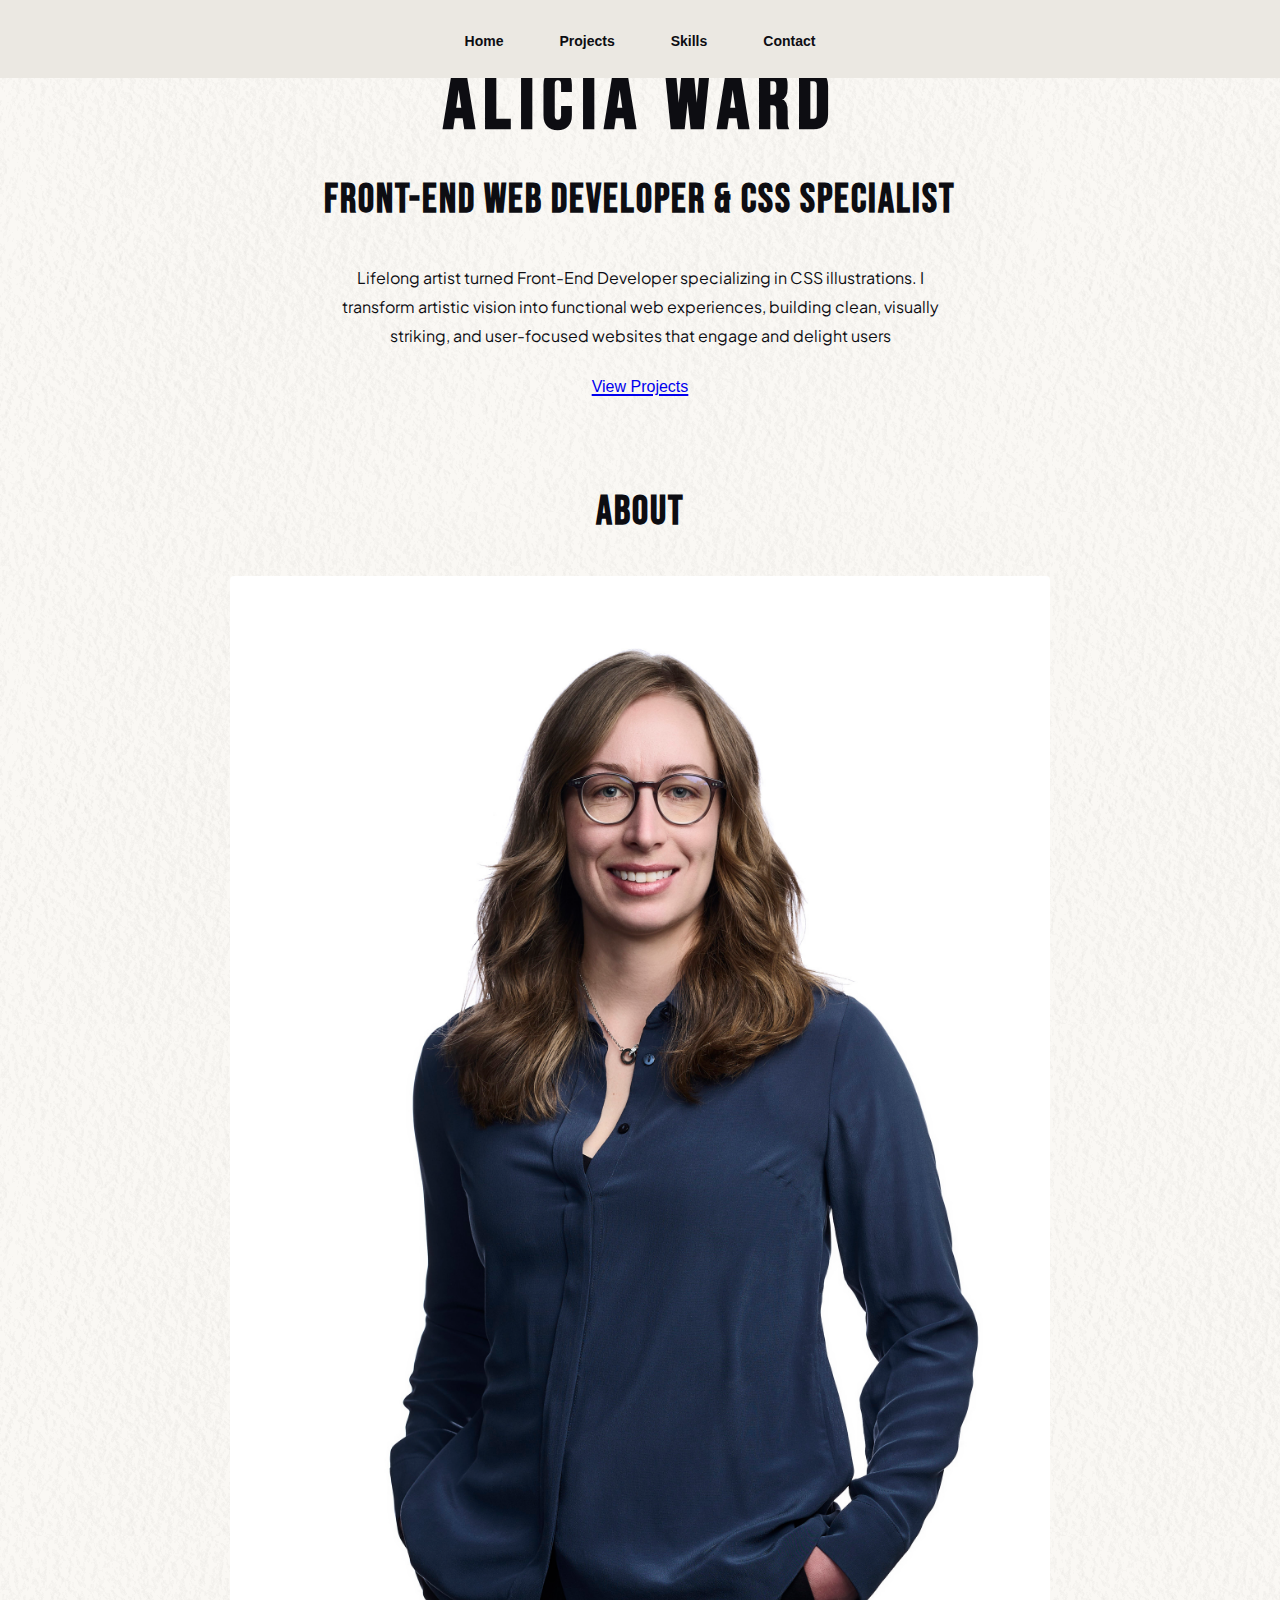
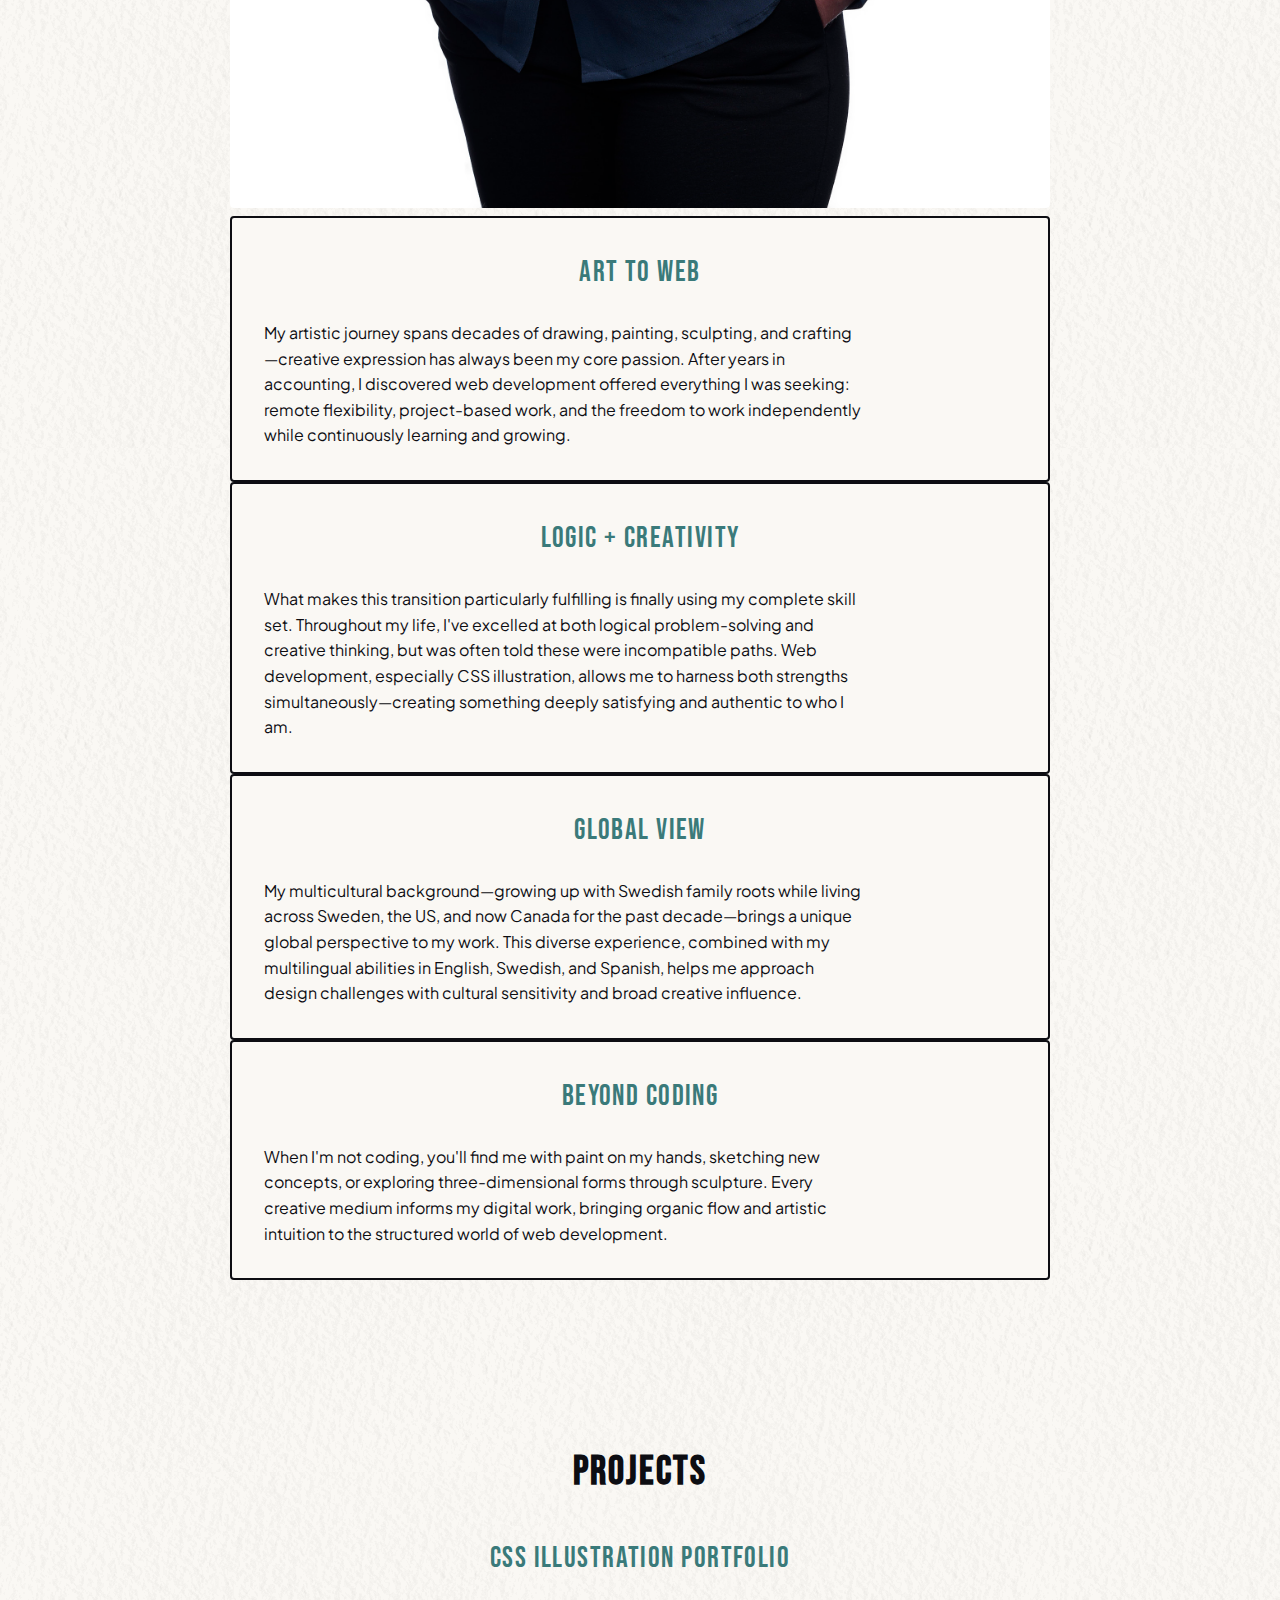
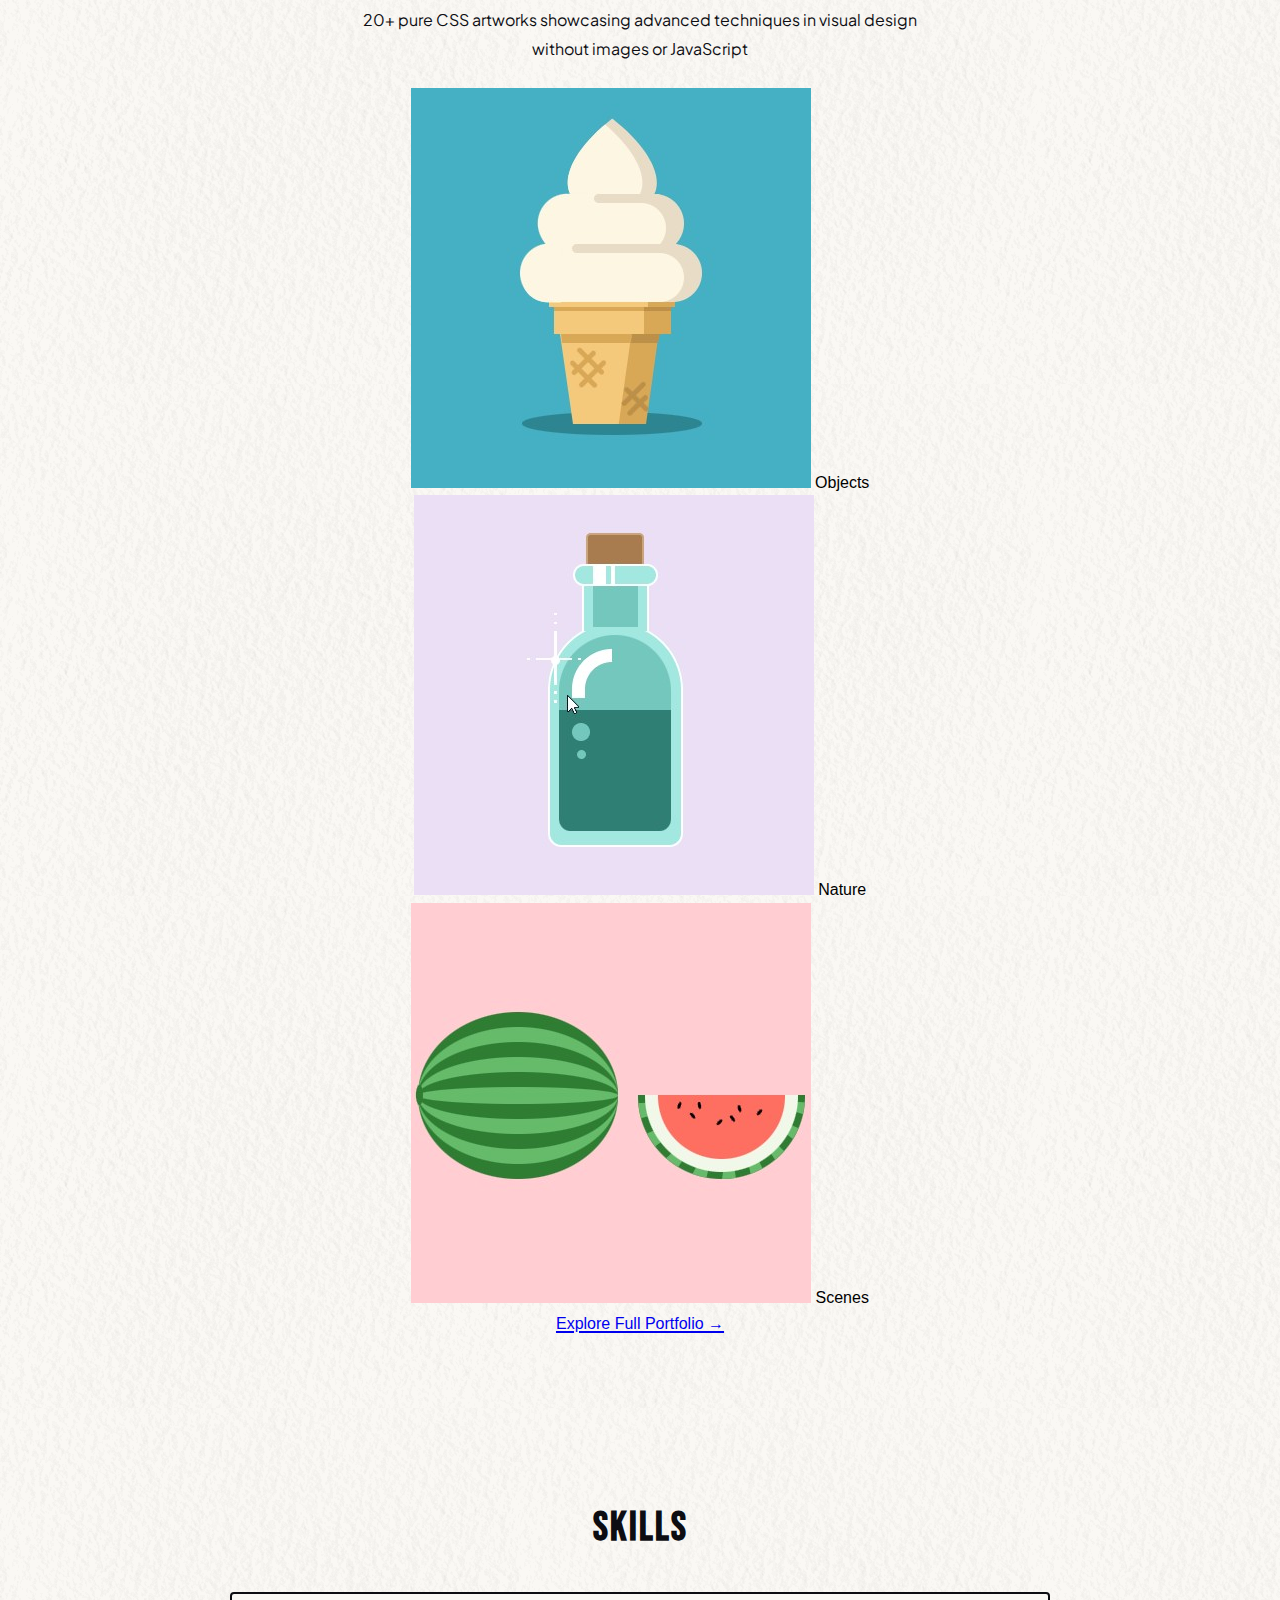
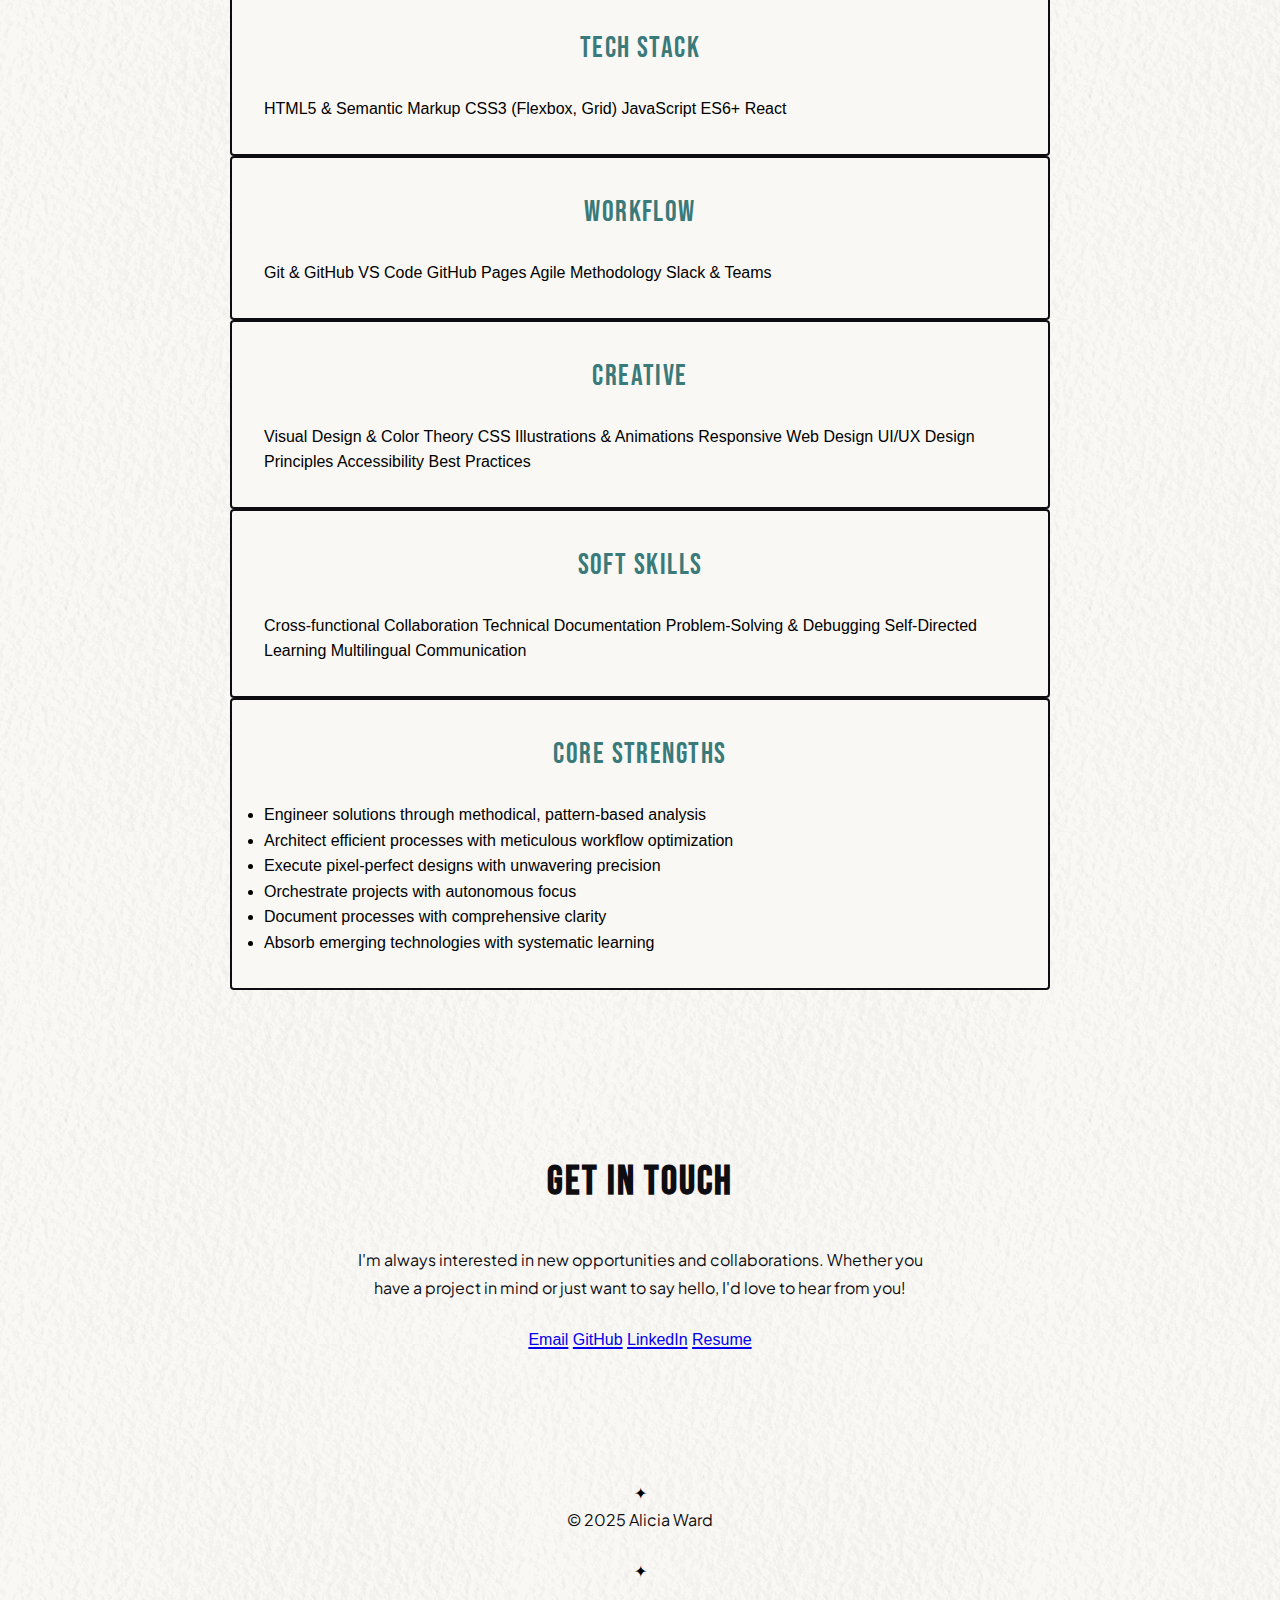
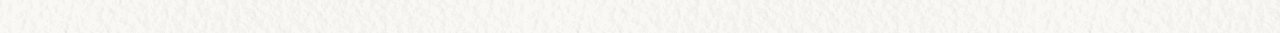
<file: index.html>
<!DOCTYPE html>
<html lang="en">
<head>
  <meta charset="UTF-8" />
  <meta name="viewport" content="width=device-width, initial-scale=1" />
  <title>Alicia Ward | Front-End Web Developer</title>
  <link rel="stylesheet" href="style.css" />
  <!-- Google Fonts -->
  <link rel="preconnect" href="https://fonts.googleapis.com">
  <link rel="preconnect" href="https://fonts.gstatic.com" crossorigin>
  <link href="https://fonts.googleapis.com/css2?family=Bebas+Neue&family=Plus+Jakarta+Sans:wght@300;400;500;600;700&family=Pacifico&display=swap" rel="stylesheet">
</head>

<body>

  <header>
    <nav>
      <ul>
        <li><a href="#home" class="btn">Home</a></li>
        <li><a href="#projects" class="btn">Projects</a></li>
        <li><a href="#skills" class="btn">Skills</a></li>
        <li><a href="#contact" class="btn">Contact</a></li>
      </ul>
    </nav>
  </header>

  <main>
    <!-- HOME -->
    <section id="home">
      <!-- Name Title -->
      <h1 class="name-title">Alicia Ward</h1>
      </div>
      <h2 class="home-subtitle">Front-End Web Developer & CSS Specialist</h2>
      <p>Lifelong artist turned Front-End Developer specializing in CSS illustrations. I transform artistic vision into functional web experiences, building clean, visually striking, and user-focused websites that engage and delight users</p>

      <!-- Lemonade Horseshoe Name Title - Archive  
      <div class="mod-title-container">
          <div class="first-name-container">
              <div class="shape-low"><h1>A</h1></div>
              <div class="shape-high"><h1>L</h1></div>
              <div class="shape-low"><h1>C</h1></div>
              <div class="shape-high"><h1>I</h1></div>
              <div class="shape-low"><h1>I</h1></div>
              <div class="shape-high"><h1>A</h1></div>
          </div>
          <div class="last-name-container">
              <div class="shape-low"><h1>W</h1></div>
              <div class="shape-high"><h1>A</h1></div>
              <div class="shape-low"><h1>R</h1></div>
              <div class="shape-high"><h1>D</h1></div>
          </div>
      </div>
      -->

      <!-- Arrow Button -->
      <a href="#projects" class="arrow-button-container">
          <div class="text-square">View Projects</div>
          <div class="arrow-container">
              <div class="arrow-line"></div>
              <div class="arrow-head"></div>
              <div class="arrow-shadow"></div>
          </div>
      </a>

      <!-- Arrow Button --
      <a href="#projects" class="arrow-button-container">
          <div class="text-square">View Projects</div>
          <div class="arrow-container">
              <div class="arrow-line"></div>
              <div class="arrow-shadow">
                  <div class="arrow-head"></div>
              </div>
          </div>
      </a>
    </section>
  -->

    <!-- ABOUT -->
    <section id="about">
      <h2>About</h2>
      <div class="about-container">
        <!-- Profile Image -->
         <img src="Portrait.png" alt="profile photo" class="profile-image">

            <!-- About Content -->
            <div class="about-content">
                <div class="about-card card">
                    <h3>Art to Web</h3>
                    <p>My artistic journey spans decades of drawing, painting, sculpting, and crafting—creative expression has always been my core passion. After years in accounting, I discovered web development offered everything I was seeking: remote flexibility, project-based work, and the freedom to work independently while continuously learning and growing.</p>
                </div>
                
                <div class="about-card card">
                    <h3>Logic + Creativity</h3>
                    <p>What makes this transition particularly fulfilling is finally using my complete skill set. Throughout my life, I've excelled at both logical problem-solving and creative thinking, but was often told these were incompatible paths. Web development, especially CSS illustration, allows me to harness both strengths simultaneously—creating something deeply satisfying and authentic to who I am.</p>
                </div>
                
                <div class="about-card card">
                    <h3>Global View</h3>
                    <p>My multicultural background—growing up with Swedish family roots while living across Sweden, the US, and now Canada for the past decade—brings a unique global perspective to my work. This diverse experience, combined with my multilingual abilities in English, Swedish, and Spanish, helps me approach design challenges with cultural sensitivity and broad creative influence.</p>
                </div>
                
                <div class="about-card card">
                    <h3>Beyond Coding</h3>
                    <p>When I'm not coding, you'll find me with paint on my hands, sketching new concepts, or exploring three-dimensional forms through sculpture. Every creative medium informs my digital work, bringing organic flow and artistic intuition to the structured world of web development.</p>
                </div>
            </div>
    </section>

    <!-- PORTFOLIO / PROJECTS -->
    <section id="projects">
        <h2>Projects</h2>
        
        <div class="projects-showcase">
            <div class="showcase-header">
                <h3>CSS Illustration Portfolio</h3>
                <p>20+ pure CSS artworks showcasing advanced techniques in visual design without images or JavaScript</p>
            </div>
            
            <div class="gallery-strip">
                <div class="gallery-track">
                    <div class="gallery-item">
                        <img src="preview1.jpg" alt="CSS Objects">
                        <span class="item-label">Objects</span>
                    </div>
                    <div class="gallery-item">
                        <img src="preview2.jpg" alt="CSS Nature">
                        <span class="item-label">Nature</span>
                    </div>
                    <div class="gallery-item">
                        <img src="preview3.jpg" alt="CSS Scenes">
                        <span class="item-label">Scenes</span>
                    </div>
                </div>
            </div>
            
            <div class="showcase-footer">
                <a href="https://aliciawarddev.github.io/CSS-Drawings/" target="_blank" class="btn">
                    Explore Full Portfolio →
                </a>
            </div>
        </div>
    </section>

    <!-- PROJECTS - ARCHIVE
    <section id="projects">
      <h2>Projects</h2>

      <div class="projects-intro">
        <h3>CSS Illustrations</h3>
        <p>I've created 20+ CSS-only illustrations using pure HTML and CSS. Each piece demonstrates advanced CSS techniques for creating complex visual designs without relying on images or JavaScript.</p>
      </div>

      <div class="projects-grid">
        <!-- Project 1: Objects 
        <article class="project-card">
            <a href="https://aliciawarddev.github.io/CSS-Drawings/objects/" target="_blank" class="project-link">
                <div class="project-thumbnail">
                    <!-- Add your thumbnail image here 
                    <img src="preview1.jpg" alt="CSS Objects Collection">
                    <div class="thumbnail-overlay">
                        <span class="view-text">View Project →</span>
                    </div>
                </div>
                <div class="project-content">
                    <h4 class="project-title">Objects</h4>
                    <p class="project-description">15+ everyday items crafted with CSS - including cups, furniture, and tools - showcasing precise attention to proportions and detail.</p>
                    
                    <div class="tech-approach">
                        <span class="tech-label">Technical Approach:</span>
                        <p class="tech-details">Advanced use of border-radius, box-shadow, and pseudo-elements to achieve realistic shapes and depth.</p>
                    </div>
                    
                    <div class="project-tags">
                        <span class="tag">CSS3</span>
                        <span class="tag">Illustrations</span>
                        <span class="tag">Pure CSS</span>
                    </div>
                </div>
            </a>
        </article>

        <!-- Project 2: Nature 
        <article class="project-card">
            <a href="https://aliciawarddev.github.io/CSS-Drawings/nature/" target="_blank" class="project-link">
                <div class="project-thumbnail">
                    <!-- Add your thumbnail image here 
                    <img src="preview2.jpg" alt="CSS Nature Elements">
                    <div class="thumbnail-overlay">
                        <span class="view-text">View Project →</span>
                    </div>
                </div>
                <div class="project-content">
                    <h4 class="project-title">Nature</h4>
                    <p class="project-description">10+ plants, flowers, and natural elements built using only CSS properties to create organic shapes and harmonious color palettes.</p>
                    
                    <div class="tech-approach">
                        <span class="tech-label">Technical Approach:</span>
                        <p class="tech-details">Complex gradient combinations, transform properties, and creative positioning to mimic natural forms.</p>
                    </div>
                    
                    <div class="project-tags">
                        <span class="tag">CSS3</span>
                        <span class="tag">Gradients</span>
                        <span class="tag">Organic Design</span>
                    </div>
                </div>
            </a>
        </article>

        <!-- Project 3: Scenes 
        <article class="project-card">
            <a href="https://aliciawarddev.github.io/CSS-Drawings/scenes/" target="_blank" class="project-link">
                <div class="project-thumbnail">
                    <!-- Add your thumbnail image here 
                    <img src="preview3.jpg" alt="CSS Scene Compositions">
                    <div class="thumbnail-overlay">
                        <span class="view-text">View Project →</span>
                    </div>
                </div>
                <div class="project-content">
                    <h4 class="project-title">Scenes</h4>
                    <p class="project-description">5+ full compositions including landscapes and environments, combining multiple CSS elements to form cohesive, story-driven scenes.</p>
                    
                    <div class="tech-approach">
                        <span class="tech-label">Technical Approach:</span>
                        <p class="tech-details">Layered z-index management, responsive scaling, and intricate layout techniques using Flexbox and Grid.</p>
                    </div>
                    
                    <div class="project-tags">
                        <span class="tag">CSS3</span>
                        <span class="tag">Compositions</span>
                        <span class="tag">Responsive</span>
                        <span class="tag">Flexbox & Grid</span>
                    </div>
                </div>
            </a>
        </article>
      </div>
    </section>
  -->

<!-- SKILLS -->
<section id="skills">
    <h2>Skills</h2>

    <!-- Tech Stack -->
    <div class="skills-grid">
        <div class="skill-card card">
            <h3>Tech Stack</h3>
            <div class="skill-list">
                <span class="skill-item">HTML5 & Semantic Markup</span>
                <span class="skill-item">CSS3 (Flexbox, Grid)</span>
                <span class="skill-item">JavaScript ES6+</span>
                <span class="skill-item">React</span>
            </div>
        </div>

        <!-- Workflow -->
        <div class="skill-card card">
            <h3>Workflow</h3>
            <div class="skill-list">
                <span class="skill-item">Git & GitHub</span>
                <span class="skill-item">VS Code</span>
                <span class="skill-item">GitHub Pages</span>
                <span class="skill-item">Agile Methodology</span>
                <span class="skill-item">Slack & Teams</span>
            </div>
        </div>

        <!-- Creative -->
        <div class="skill-card card">
            <h3>Creative</h3>
            <div class="skill-list">
                <span class="skill-item">Visual Design & Color Theory</span>
                <span class="skill-item">CSS Illustrations & Animations</span>
                <span class="skill-item">Responsive Web Design</span>
                <span class="skill-item">UI/UX Design Principles</span>
                <span class="skill-item">Accessibility Best Practices</span>
            </div>
        </div>

        <!-- Soft Skills -->
        <div class="skill-card card">
            <h3>Soft Skills</h3>
            <div class="skill-list">
                <span class="skill-item">Cross-functional Collaboration</span>
                <span class="skill-item">Technical Documentation</span>
                <span class="skill-item">Problem-Solving & Debugging</span>
                <span class="skill-item">Self-Directed Learning</span>
                <span class="skill-item">Multilingual Communication</span>
            </div>
        </div>

        <!-- Core Strengths -->
        <div class="skill-card strengths card">
            <h3>Core Strengths</h3>
            <ul class="strength-list">
                <li>Engineer solutions through methodical, pattern-based analysis</li>
                <li>Architect efficient processes with meticulous workflow optimization</li>
                <li>Execute pixel-perfect designs with unwavering precision</li>
                <li>Orchestrate projects with autonomous focus</li>
                <li>Document processes with comprehensive clarity</li>
                <li>Absorb emerging technologies with systematic learning</li>
            </ul>
        </div>


    </div>
</section>








    <!-- Previous skills - Archive 
    <!-- SKILLS 
    <section id="skills">
      <h2>Skills</h2>

      <div class="skills-container">
        <!-- Languages & Technologies
        <div class="skill-group languages">
          <h3>Languages & Tech</h3>
          <ul>
            <li>HTML5 & Semantic Markup</li>
            <li>CSS3 (Responsive Design, Flexbox, Grid)</li>
            <li>JavaScript (ES6+)</li>
            <li>React</li>
          </ul>
        </div>

        <!-- Tools & Workflow 
        <div class="skill-group tools">
          <h3>Tools & Workflow</h3>
          <ul>
            <li>Git & GitHub</li>
            <li>VS Code</li>
            <li>GitHub Pages</li>
            <li>Agile Methodology</li>
            <li>Slack & Microsoft Teams</li>
            
          </ul>
        </div>

        <!-- Design & Creative
        <div class="skill-group design">
          <h3>Design & Creative</h3>
          <ul>
            <li>Visual Design & Color Theory</li>
            <li>CSS Illustrations & Animations</li>
            <li>Responsive Web Design</li>
            <li>Graphic Design Principles</li>
            <li>User Interface Design</li>
            <li>UI/UX Design Principles</li>
            <li>Accessibility Best Practices</li>
          </ul>
        </div>

        <!-- Professional Strengths 
        <div class="skill-group strengths">
          <h3>Professional Strengths</h3>
          <ul>
            <li>Engineer solutions through methodical, pattern-based analysis</li>
            <li>Architect efficient processes with meticulous attention to workflow optimization</li>
            <li>Execute pixel-perfect designs with unwavering precision and visual clarity</li>
            <li>Orchestrate projects with autonomous focus and structured time management</li>
            <li>Document processes with comprehensive detail and crystal-clear communication</li>
            <li>Absorb emerging technologies with systematic learning and rapid implementation</li>
          </ul>
        </div>
      </div>
    </section>
  -->

    <!-- CONTACT -->
    <section id="contact">
      <h2>Get In Touch</h2>
      <!-- Email Link Pill-->
      <p>
        I'm always interested in new opportunities and collaborations. Whether you have a project in mind or just want to say hello, I'd love to hear from you!</p>
      
      <!-- Contact Buttons-->
      <div class="contact-buttons">
        <a href="mailto:aliciahw14@gmail.com" class="btn">Email</a>
        <a href="https://github.com/aliciawarddev" target="_blank" class="btn">GitHub</a>
        <a href="https://www.linkedin.com/in/aliciahward/" target="_blank" class="btn">LinkedIn</a>
        <a href="#" target="_blank" class="btn">Resume</a>
      </div>
      <!-- Triangle Sign - Archive 
      <div class="triangle-sign-wrapper">
        <div class="triangle-top"></div>
        <div class="triangle-bottom"></div>
        <div class="text-rectangle">Contact</div>
      </div>
      -->
    </section>

  </main>

  <!-- FOOTER -->
  <footer>
    <span class="footer-star">✦</span>
    <p>&copy; 2025 Alicia Ward</p>
    <span class="footer-star">✦</span>
  </footer>

</body>
</html>
</file>
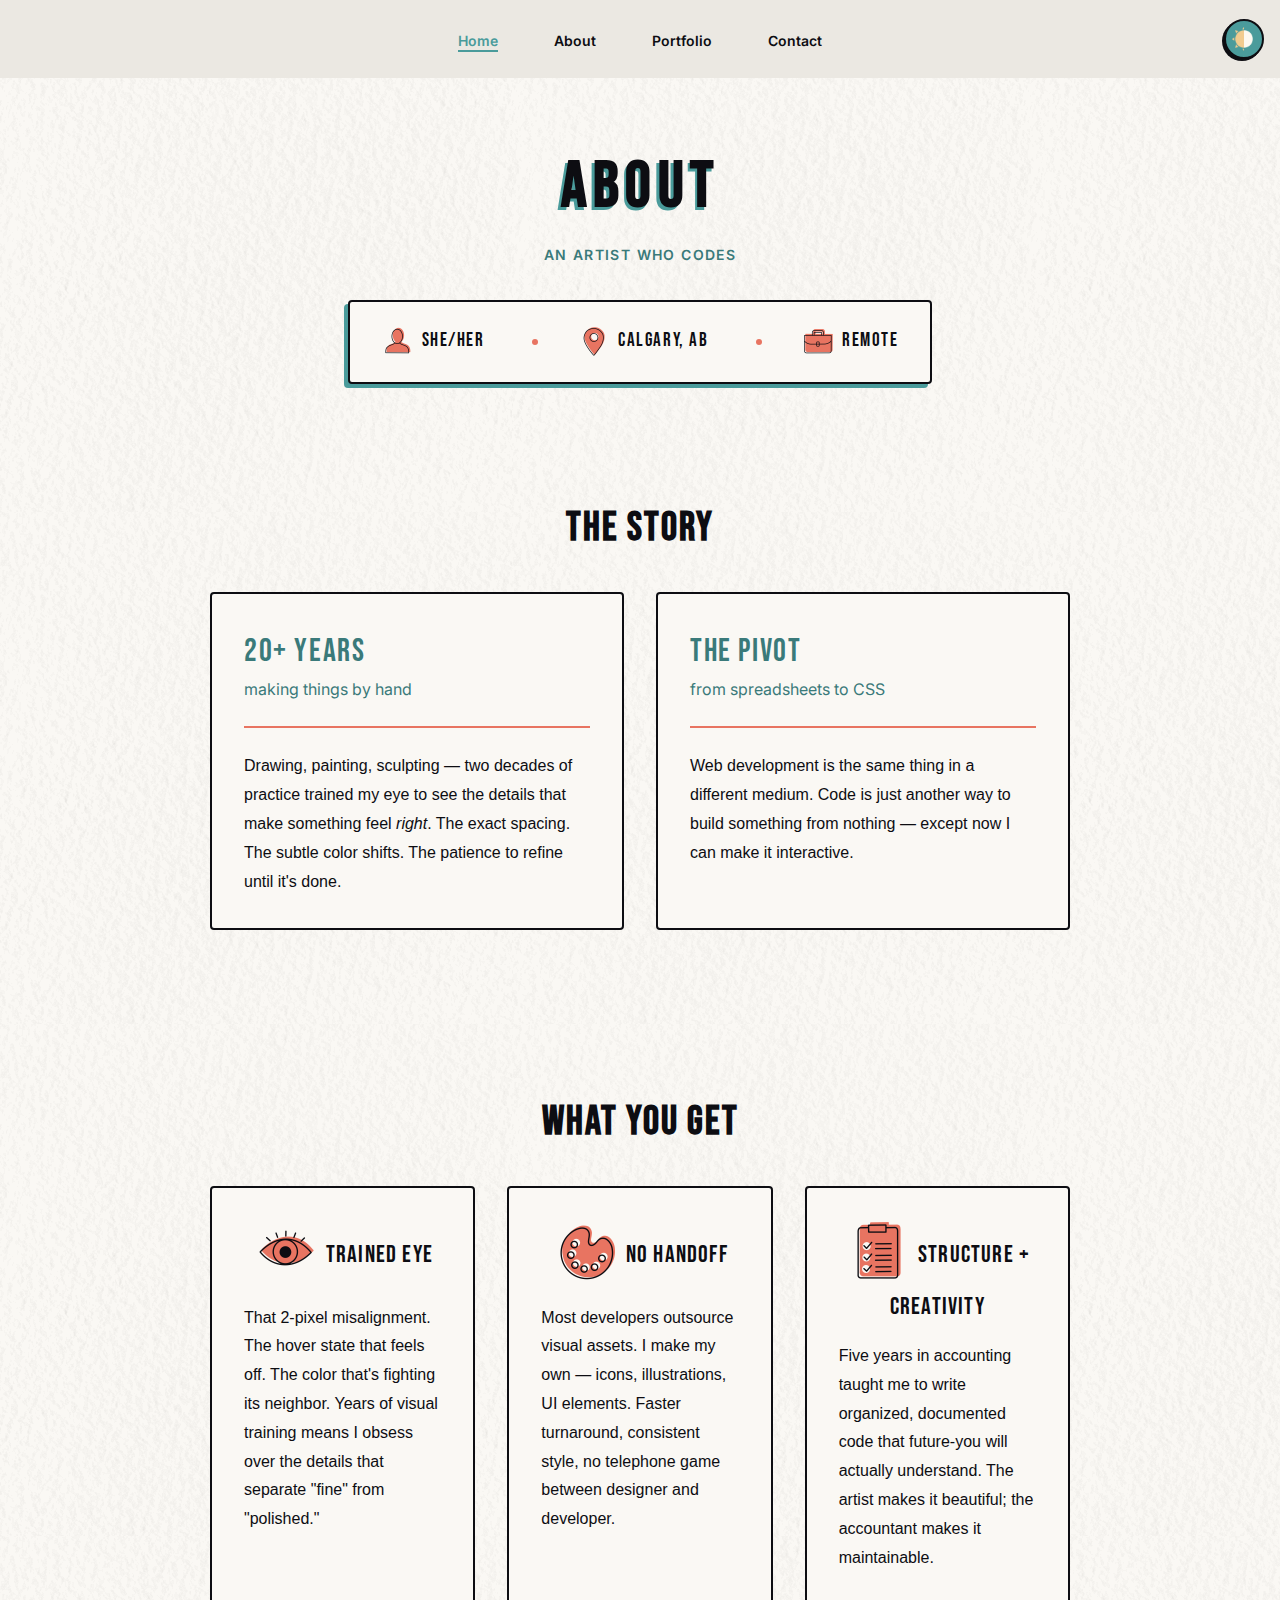
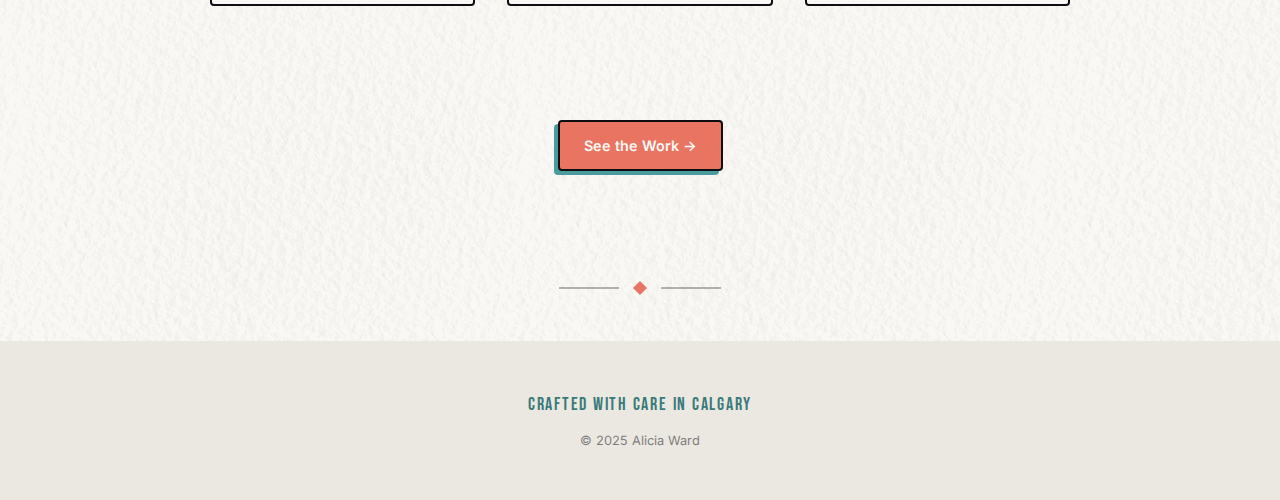
<file: about.html>
<!DOCTYPE html>
<html lang="en">
<head>
  <meta charset="UTF-8" />
  <meta name="viewport" content="width=device-width, initial-scale=1" />
  <meta name="description" content="Alicia Ward - Web Designer & Developer based in Calgary. Specializing in CSS illustrations, accessible UI/UX design, and JavaScript projects.">
  <meta name="author" content="Alicia Ward">
  <meta name="keywords" content="web developer, web designer, CSS illustrations, Calgary developer, frontend developer, accessible web design">
  <meta property="og:title" content="Alicia Ward | Web Designer & Developer">
  <meta property="og:description" content="Web Designer & Developer specializing in CSS illustrations and accessible design">
  <meta property="og:type" content="website">
  <meta property="og:url" content="https://aliciawarddev.github.io">
  <meta property="og:image" content="https://aliciawarddev.github.io/preview-image.jpg">
  <link rel="canonical" href="https://aliciawarddev.github.io">
  
  <title>Alicia Ward | Web Designer & Developer</title>
  
  <link rel="icon" href="data:image/svg+xml,<svg xmlns='http://www.w3.org/2000/svg' viewBox='0 0 100 100'><rect width='100' height='100' fill='%23FAF8F4' rx='10'/><text x='50' y='70' font-family='Bebas Neue, sans-serif' font-size='50' fill='%23E87461' text-anchor='middle' font-weight='400'>AW</text></svg>">
  
  <link rel="preconnect" href="https://fonts.googleapis.com">
  <link rel="preconnect" href="https://fonts.gstatic.com" crossorigin>
  <link href="https://fonts.googleapis.com/css2?family=Bebas+Neue&family=Inter:wght@300;400;500;600;700&display=swap" rel="stylesheet">
  
  <link rel="stylesheet" href="style.css" />
</head>

<body>

    <a href="#main-content" class="skip-link">Skip to main content</a>

  <!-- HEADER -->
  <header>
    <div class="header-content">
      <nav class="main-nav">
        <ul class="nav-list">
          <li><a href="index.html" class="active">Home</a></li>
          <li><a href="about.html">About</a></li>
          <li class="nav-dropdown">
            <a href="portfolio.html">Portfolio</a>
            <ul class="dropdown-menu">
              <li><a href="portfolio.html#css-illustrations">CSS Illustrations</a></li>
              <li><a href="portfolio.html#design-assets">Design Assets</a></li>
              <li><a href="portfolio.html#interactive">Interactive Projects</a></li>
            </ul>
          </li>
          <li><a href="contact.html">Contact</a></li>
        </ul>
      </nav>
      <button id="theme-toggle" aria-label="Toggle dark mode">
        <img src="icons/icon-sun-moon.PNG" alt="" class="theme-icon">
      </button>
    </div>
  </header>

  <main id="main-content" role="main">
    
    <!-- ABOUT HERO -->
    <section class="page-hero">
        <h1 class="page-title">About</h1>
        <p class="page-tagline">An artist who codes</p>
    </section>

    <!-- THE BASICS -->
    <section id="the-basics" class="basics-strip">
        <span><img src="icons/graphic/profile.PNG" class="icon icon-large" alt="">she/her</span>
        <span><img src="icons/graphic/location.PNG" class="icon icon-large" alt="">Calgary, AB</span>
        <span><img src="icons/graphic/briefcase.PNG" class="icon icon-large" alt="">Remote</span>
    </section>

    <!-- THE STORY -->
    <section id="my-story">
        <h2>The Story</h2>
        
        <div class="story-grid">
            <div class="card story-card">
                <div class="story-highlight">
                    <p class="highlight-text">20+ years</p>
                    <p class="highlight-label">making things by hand</p>
                </div>
                <p>Drawing, painting, sculpting — two decades of practice trained my eye to see the details that make something feel <em>right</em>. The exact spacing. The subtle color shifts. The patience to refine until it's done.</p>
            </div>

            <div class="card story-card">
                <div class="story-highlight">
                    <p class="highlight-text">The pivot</p>
                    <p class="highlight-label">from spreadsheets to CSS</p>
                </div>
                <p>Web development is the same thing in a different medium. Code is just another way to build something from nothing — except now I can make it interactive.</p>
            </div>
        </div>
    </section>

    <!-- WHAT YOU GET -->
    <section id="why-it-matters">
        <h2>What You Get</h2>
        
        <div class="value-grid">
            <div class="card">
                <h4><img src="icons/graphic/eye.PNG" class="icon icon-large" alt="">Trained Eye</h4>
                <p>That 2-pixel misalignment. The hover state that feels off. The color that's fighting its neighbor. Years of visual training means I obsess over the details that separate "fine" from "polished."</p>
            </div>

            <div class="card">
                <h4><img src="icons/graphic/palette.PNG" class="icon icon-large" alt="">No Handoff</h4>
                <p>Most developers outsource visual assets. I make my own — icons, illustrations, UI elements. Faster turnaround, consistent style, no telephone game between designer and developer.</p>
            </div>

            <div class="card">
                <h4><img src="icons/graphic/checklist.PNG" class="icon icon-large" alt="">Structure + Creativity</h4>
                <p>Five years in accounting taught me to write organized, documented code that future-you will actually understand. The artist makes it beautiful; the accountant makes it maintainable.</p>
            </div>
        </div>
    </section>

    <hr class="section-divider">

    <!-- CTA -->
    <section id="about-cta">
        <a href="portfolio.html" class="btn-primary">See the Work →</a>
    </section>

  </main>

    <!-- DIVIDER -->
    <div class="divider">
        <span class="divider-line"></span>
        <span class="divider-diamond"></span>
        <span class="divider-line"></span>
    </div>

<!-- FOOTER -->
    <div class="footer-container">
    <footer>
        <p class="footer-tagline">Crafted with care in Calgary</p>
        <p class="footer-copyright">&copy; 2025 Alicia Ward</p>
    </footer>
    </div>

  <script src="theme-toggle.js"></script>

</body>
</html>
</file>
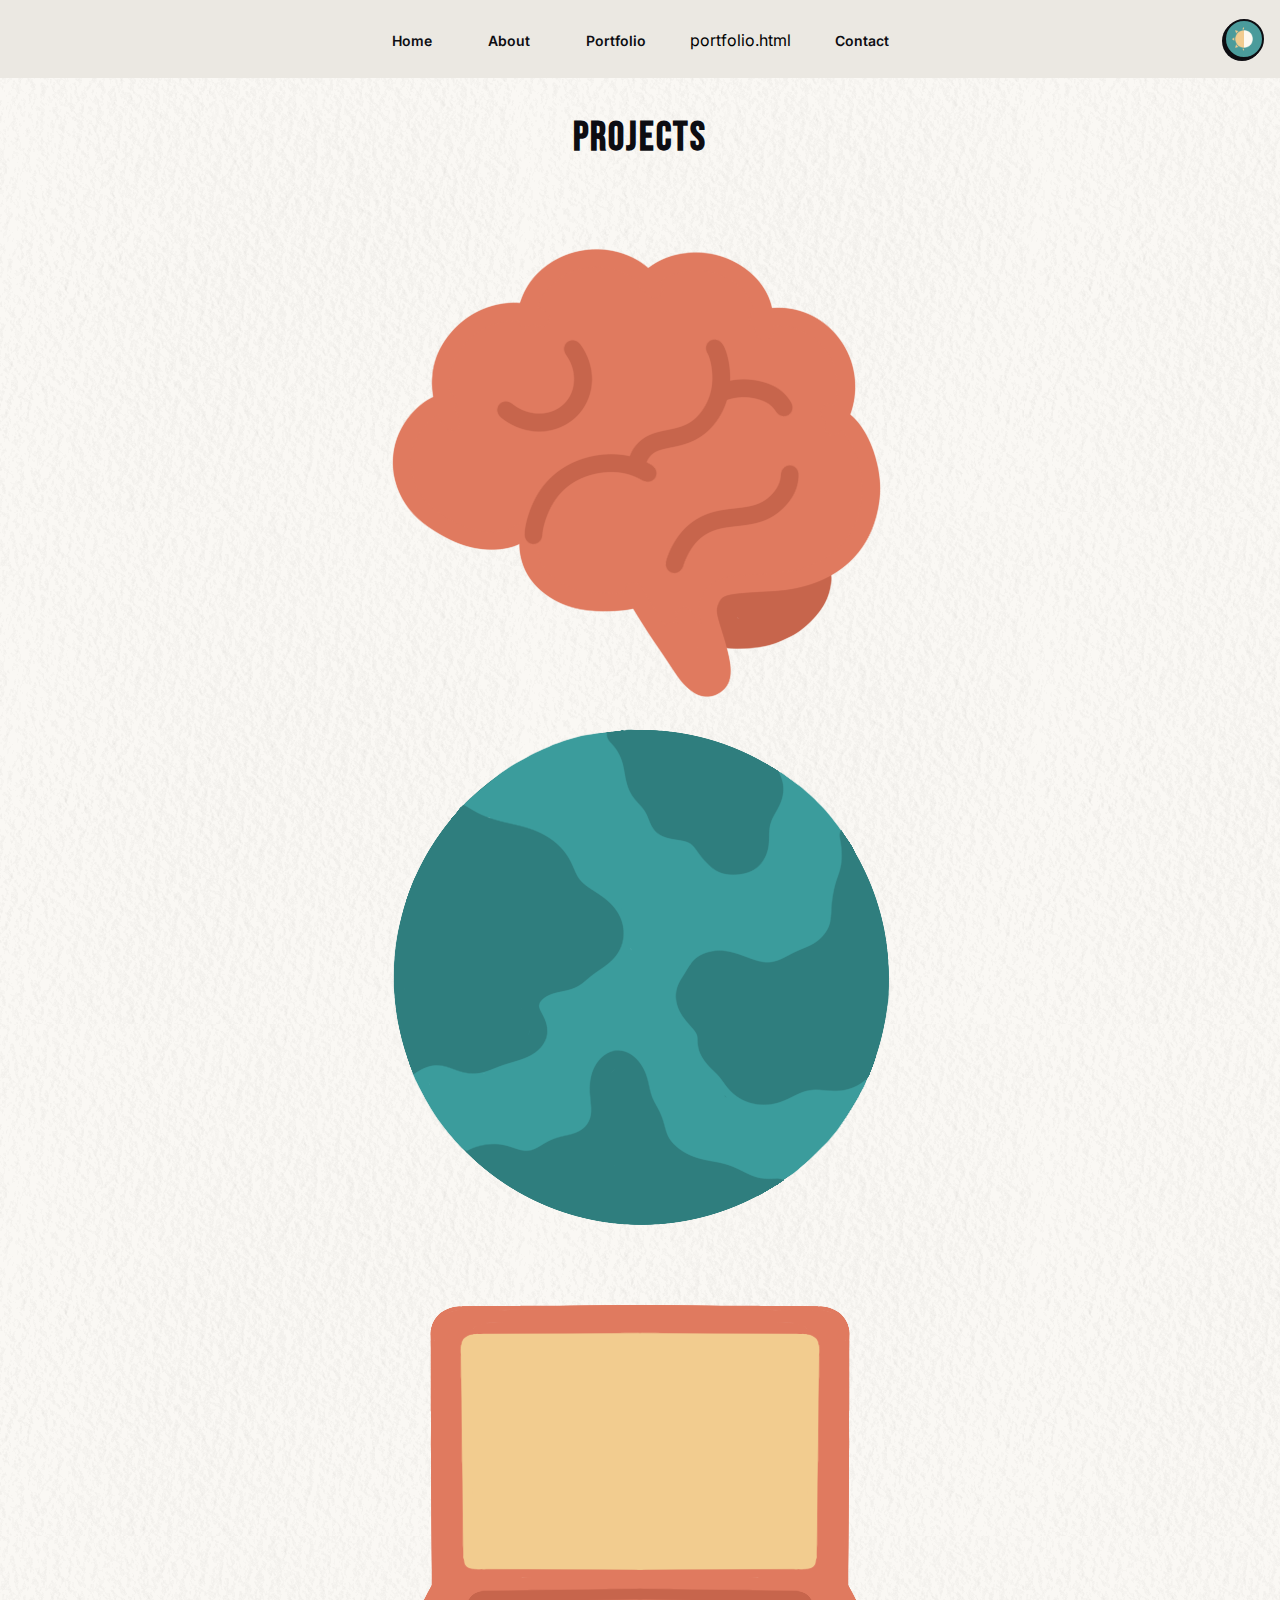
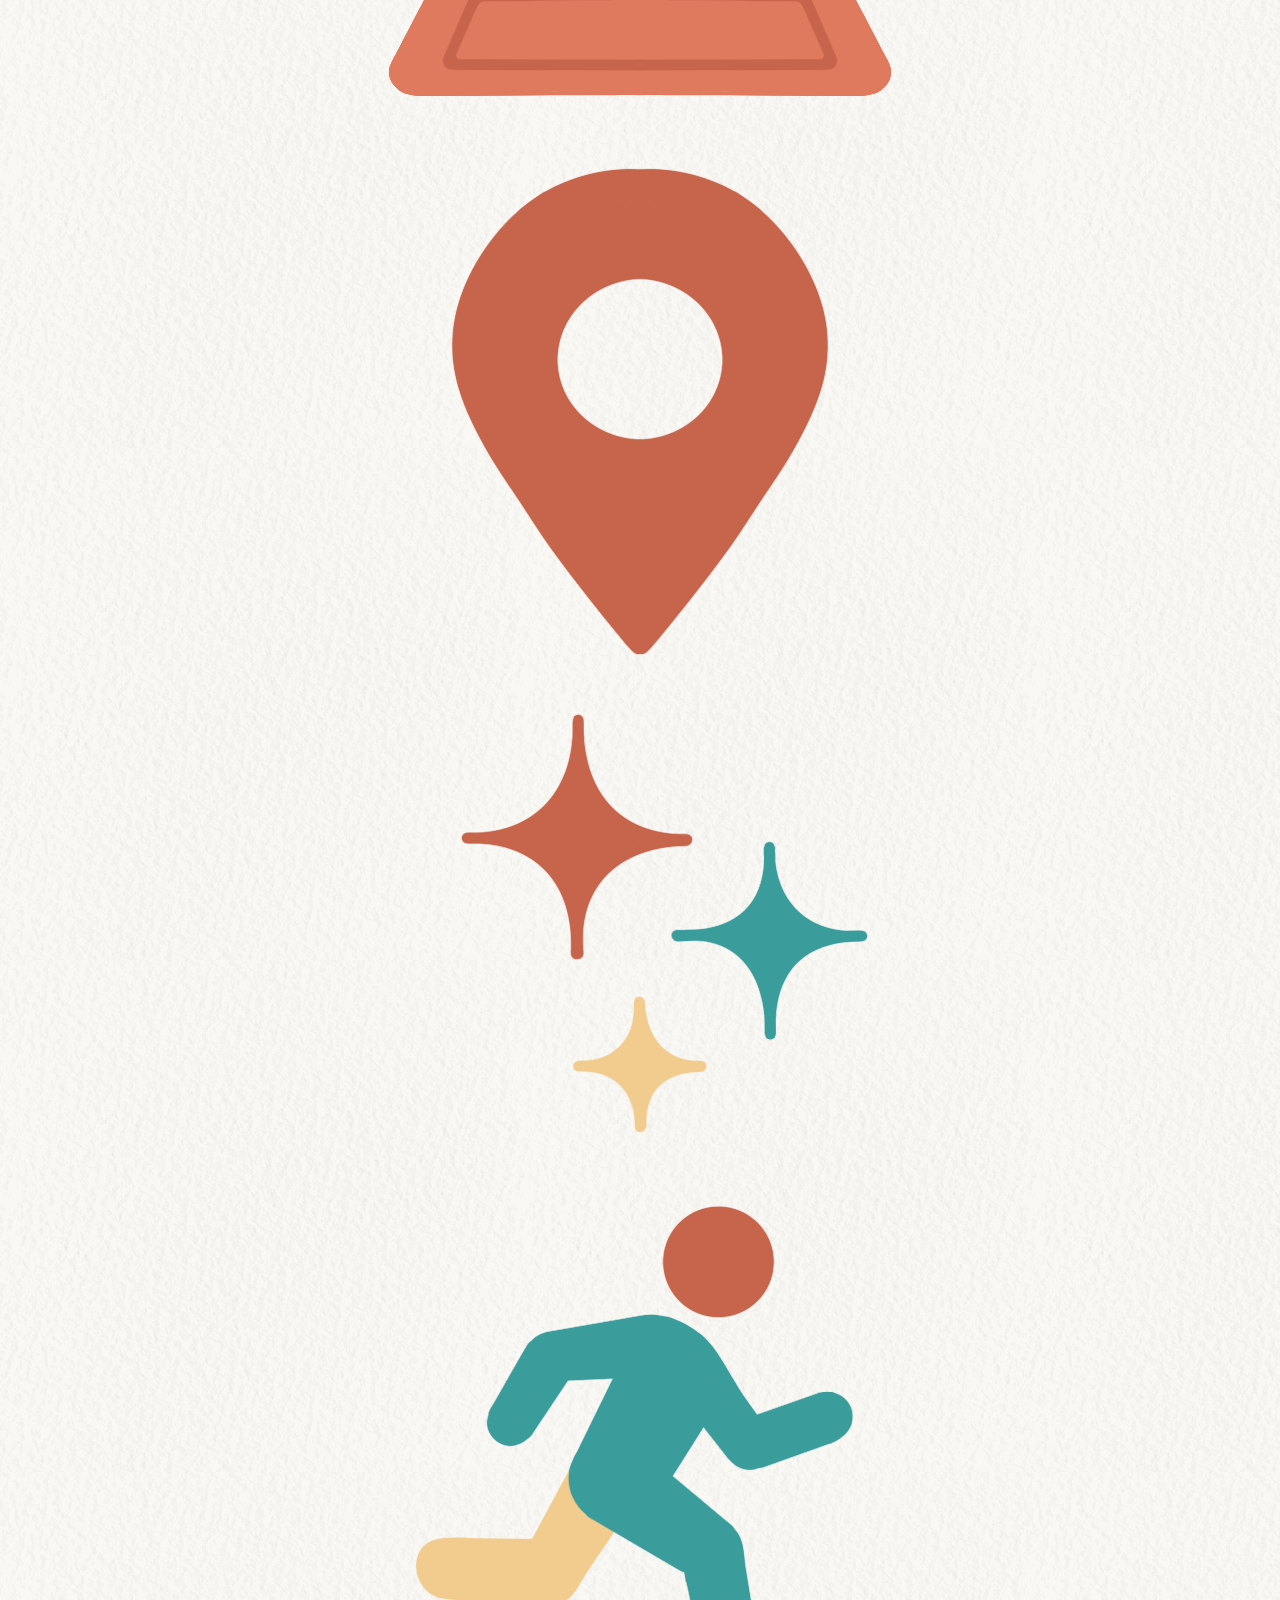
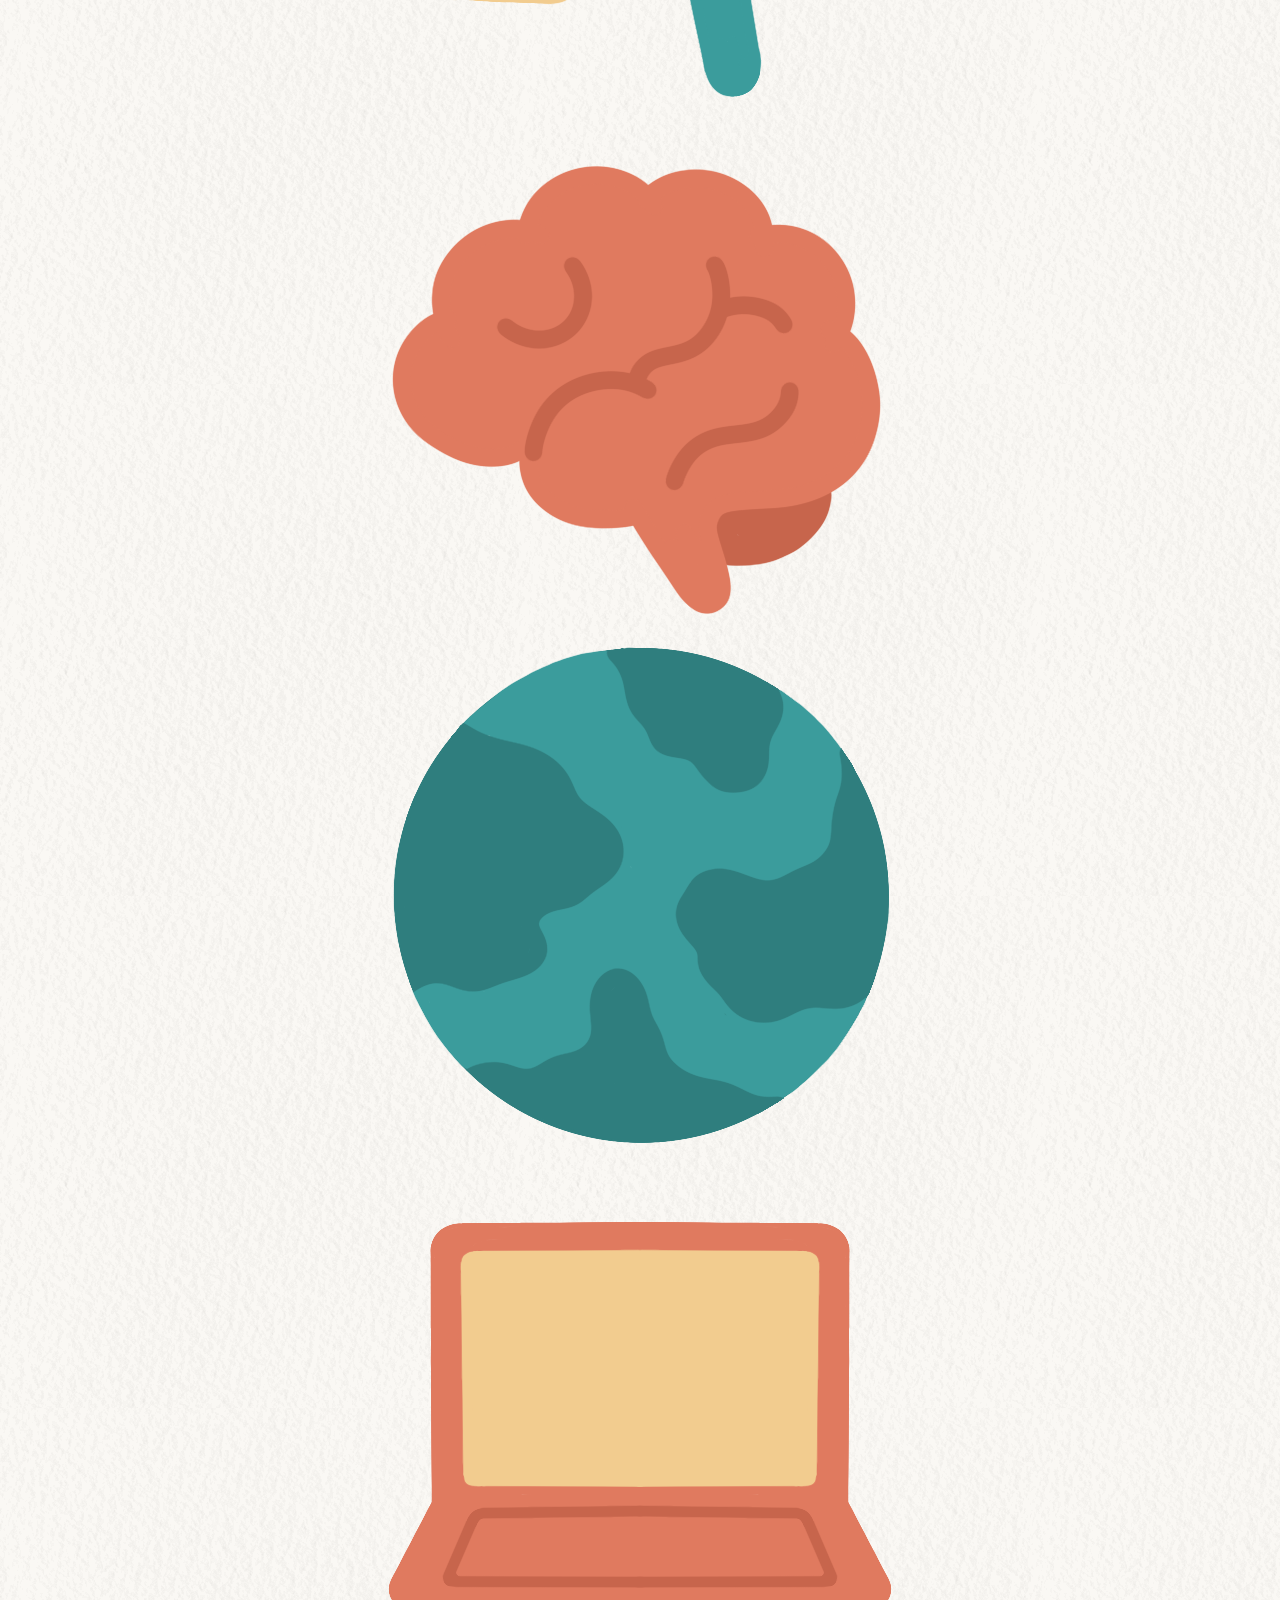
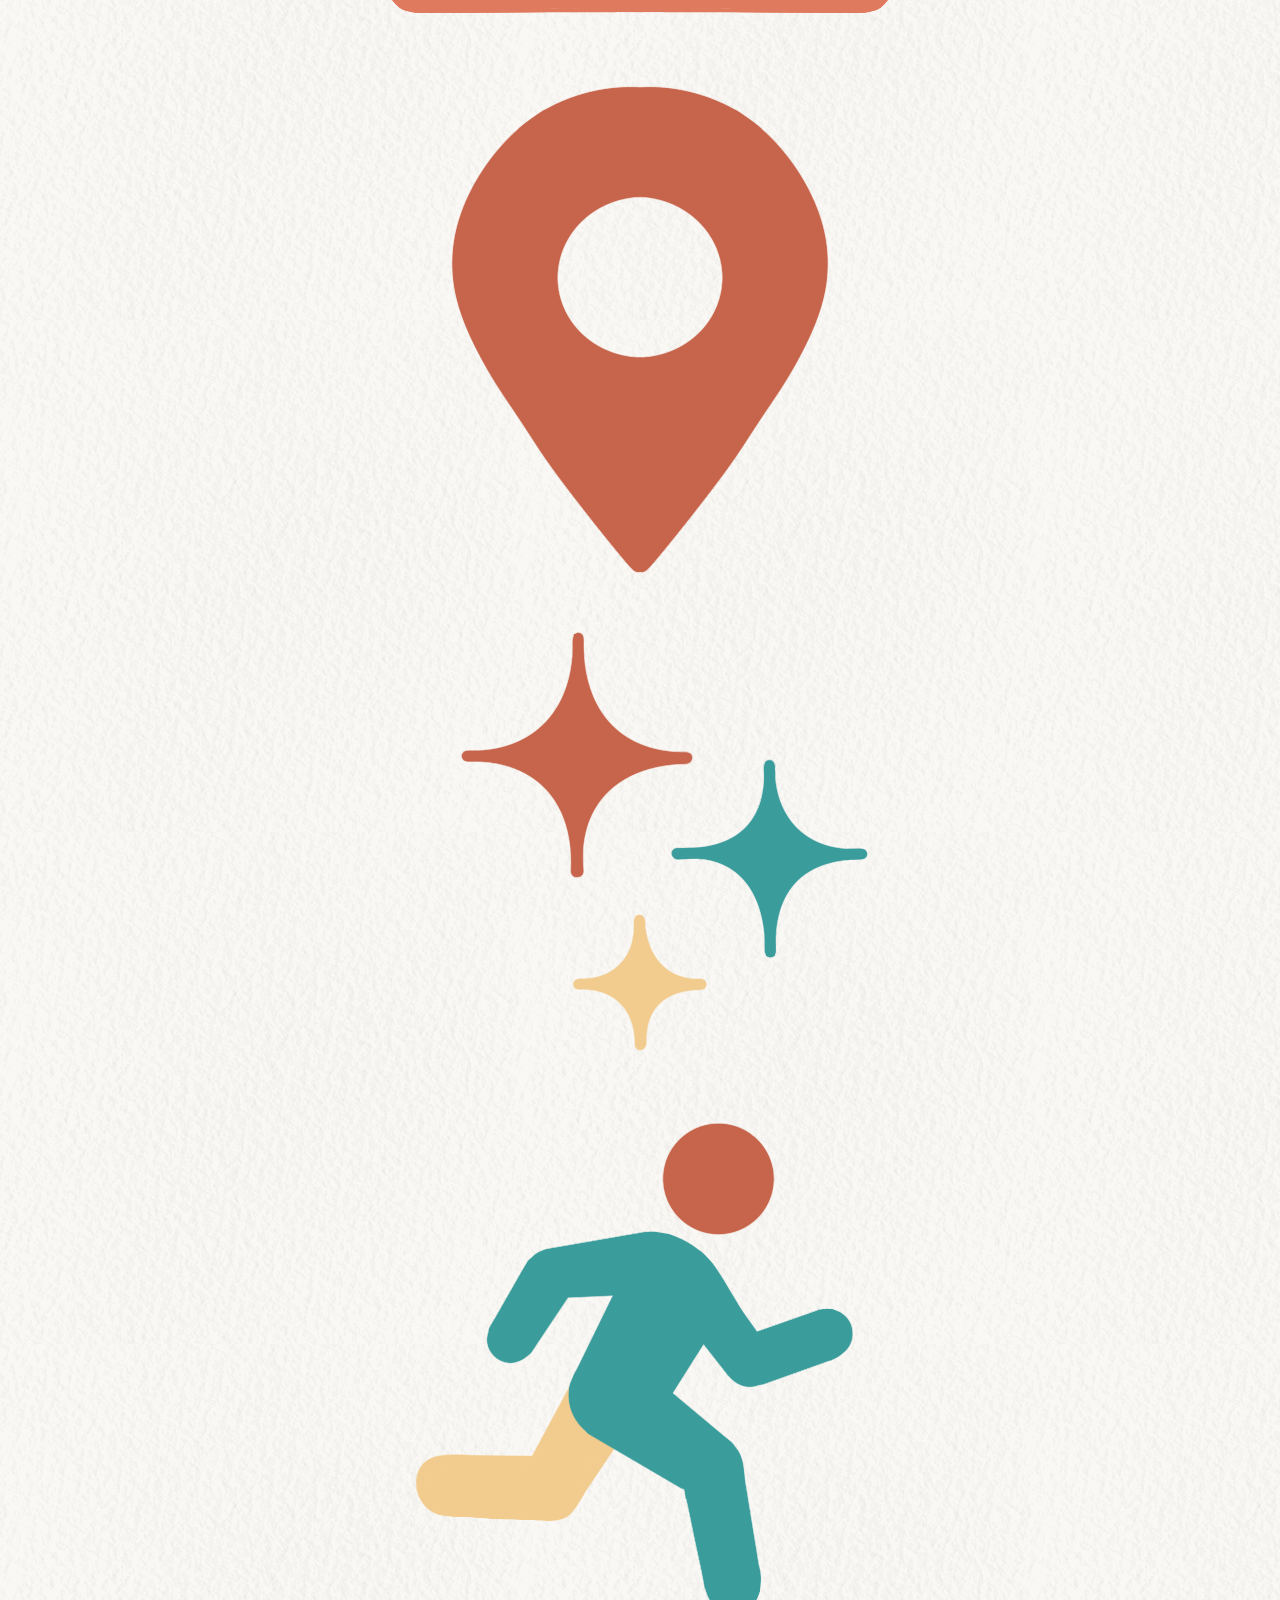
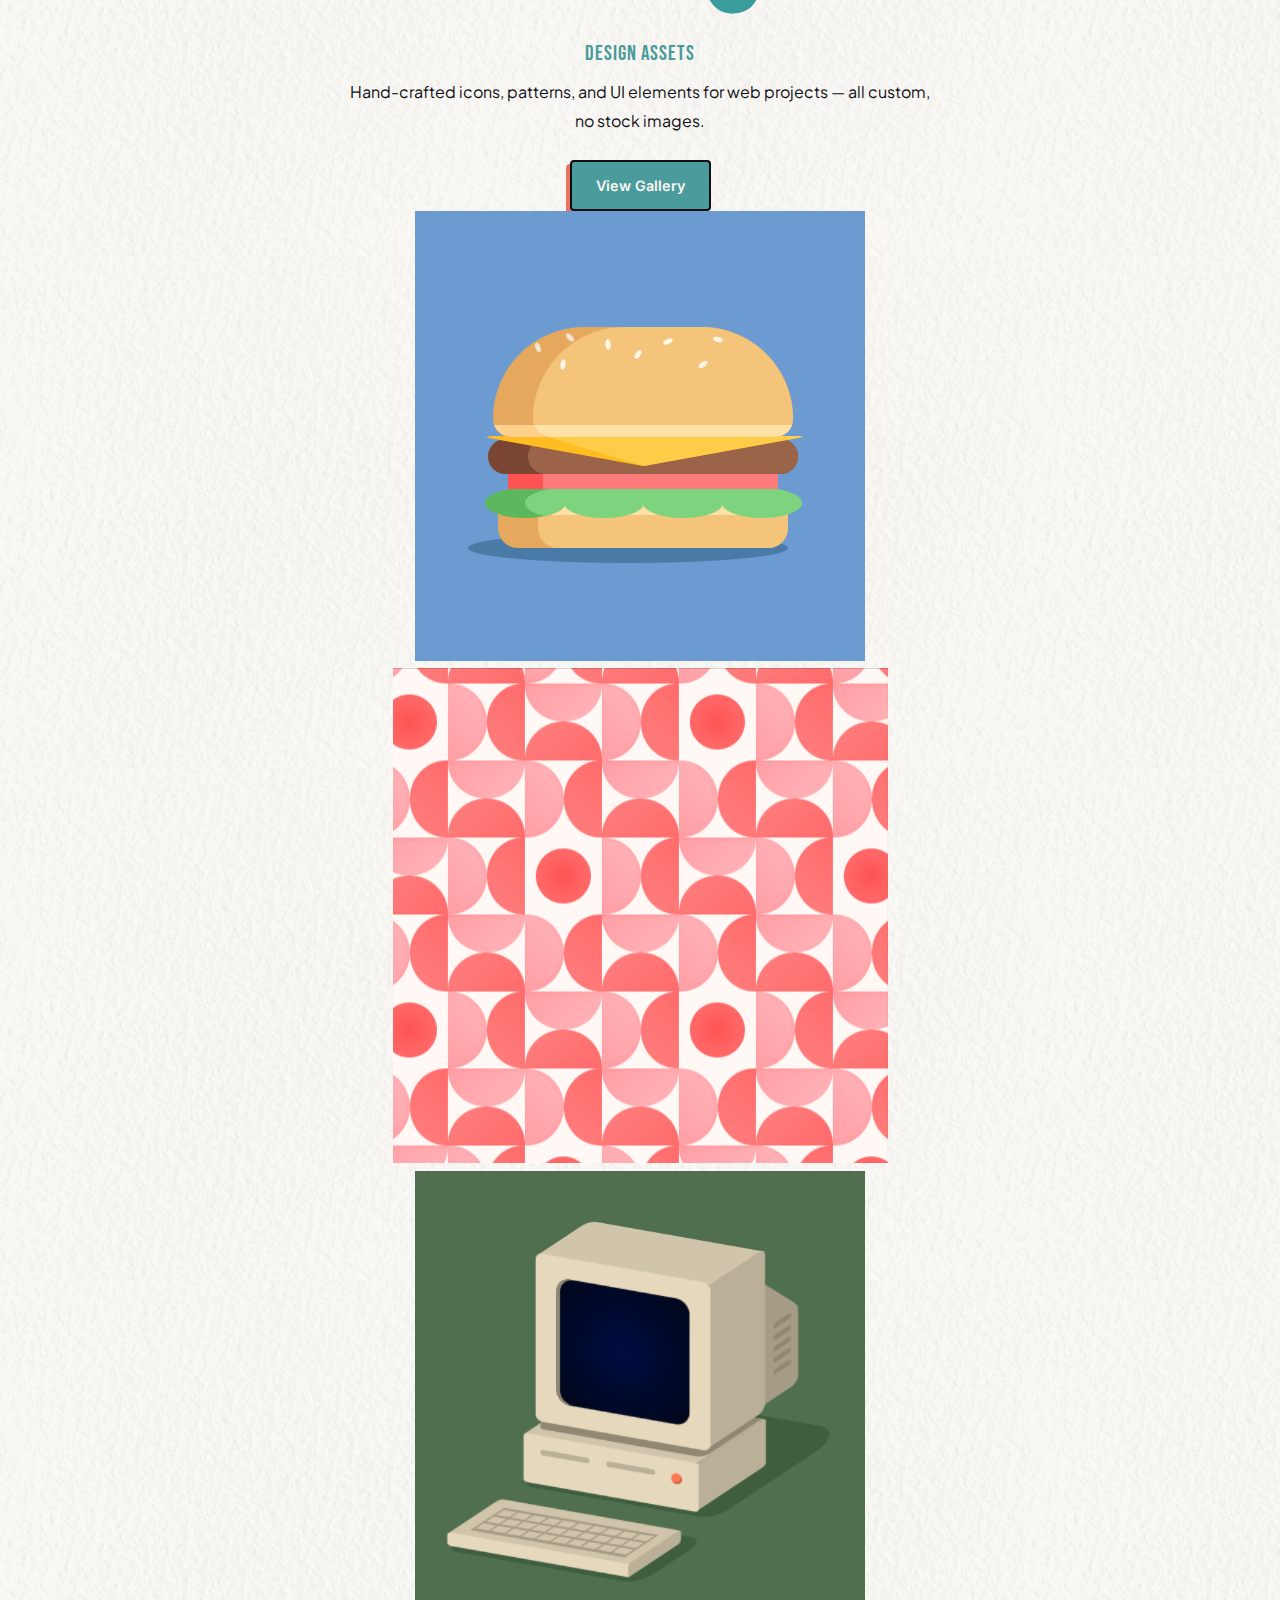
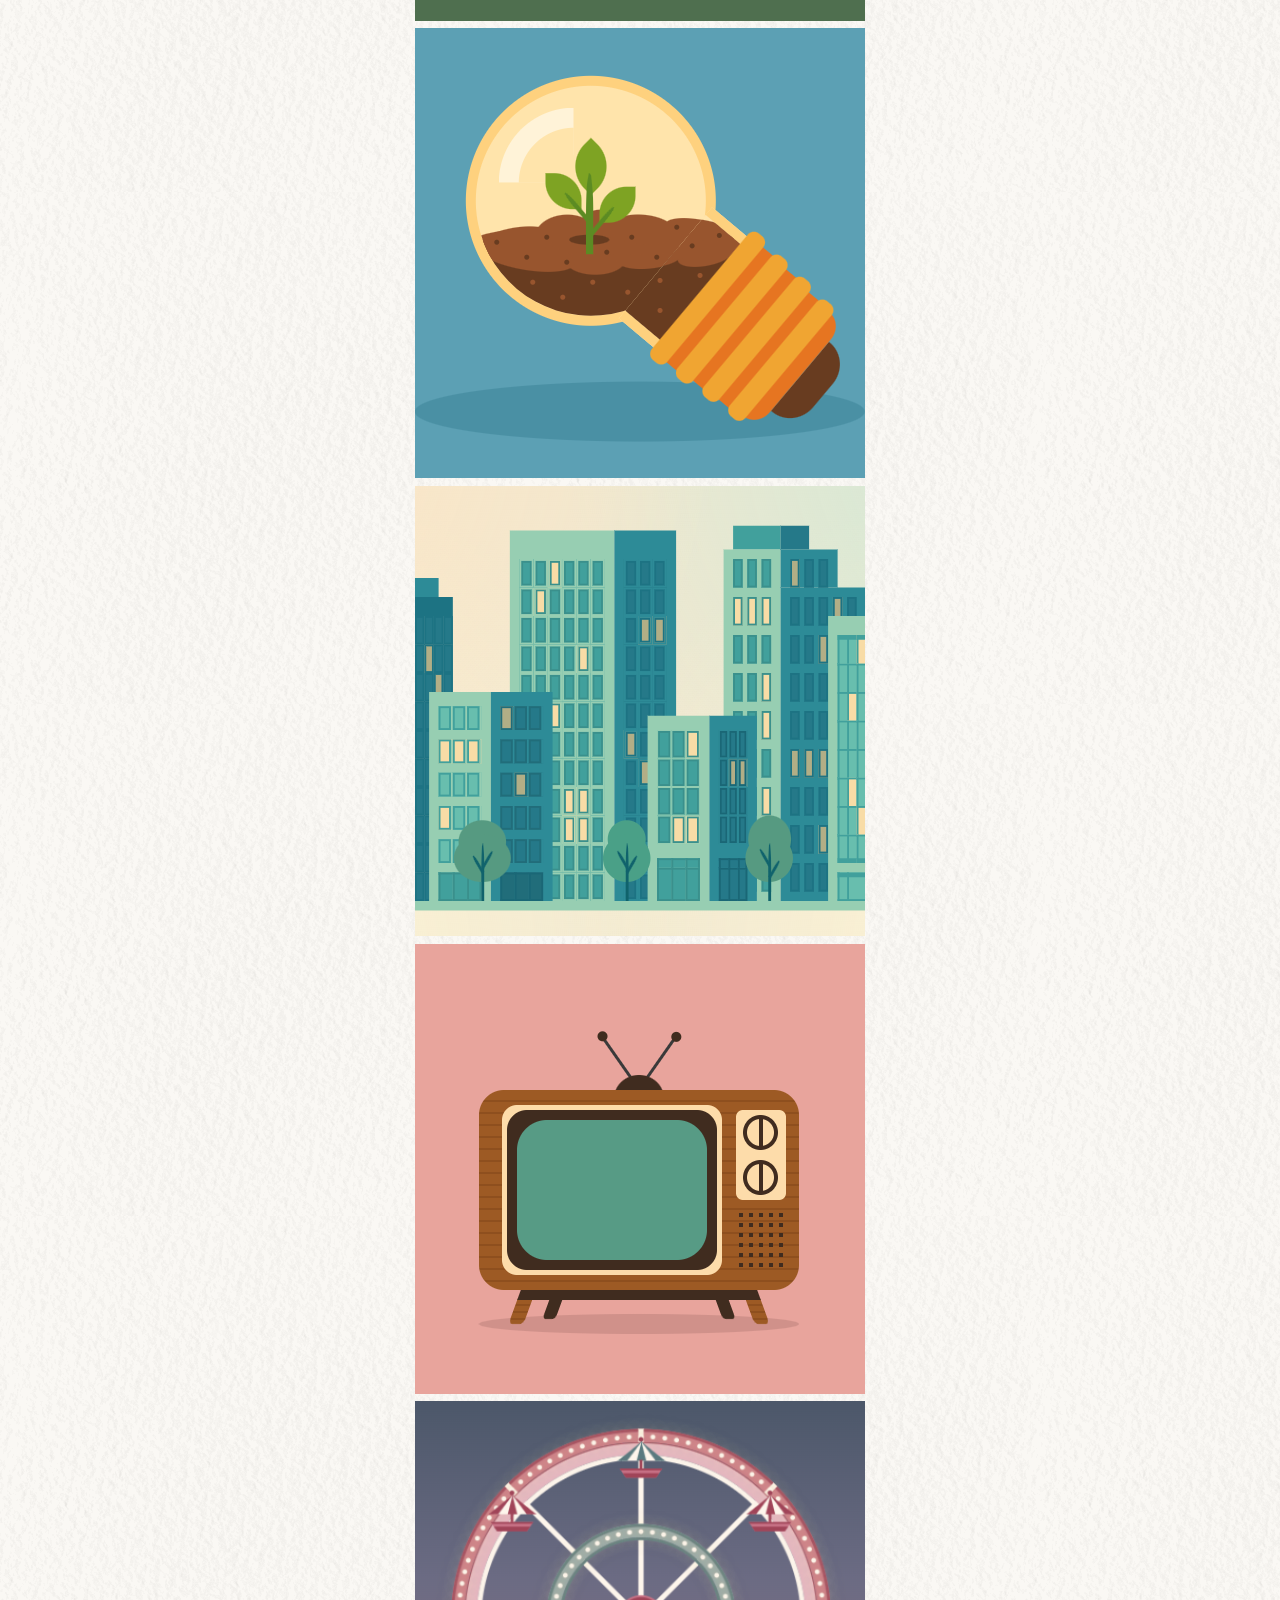
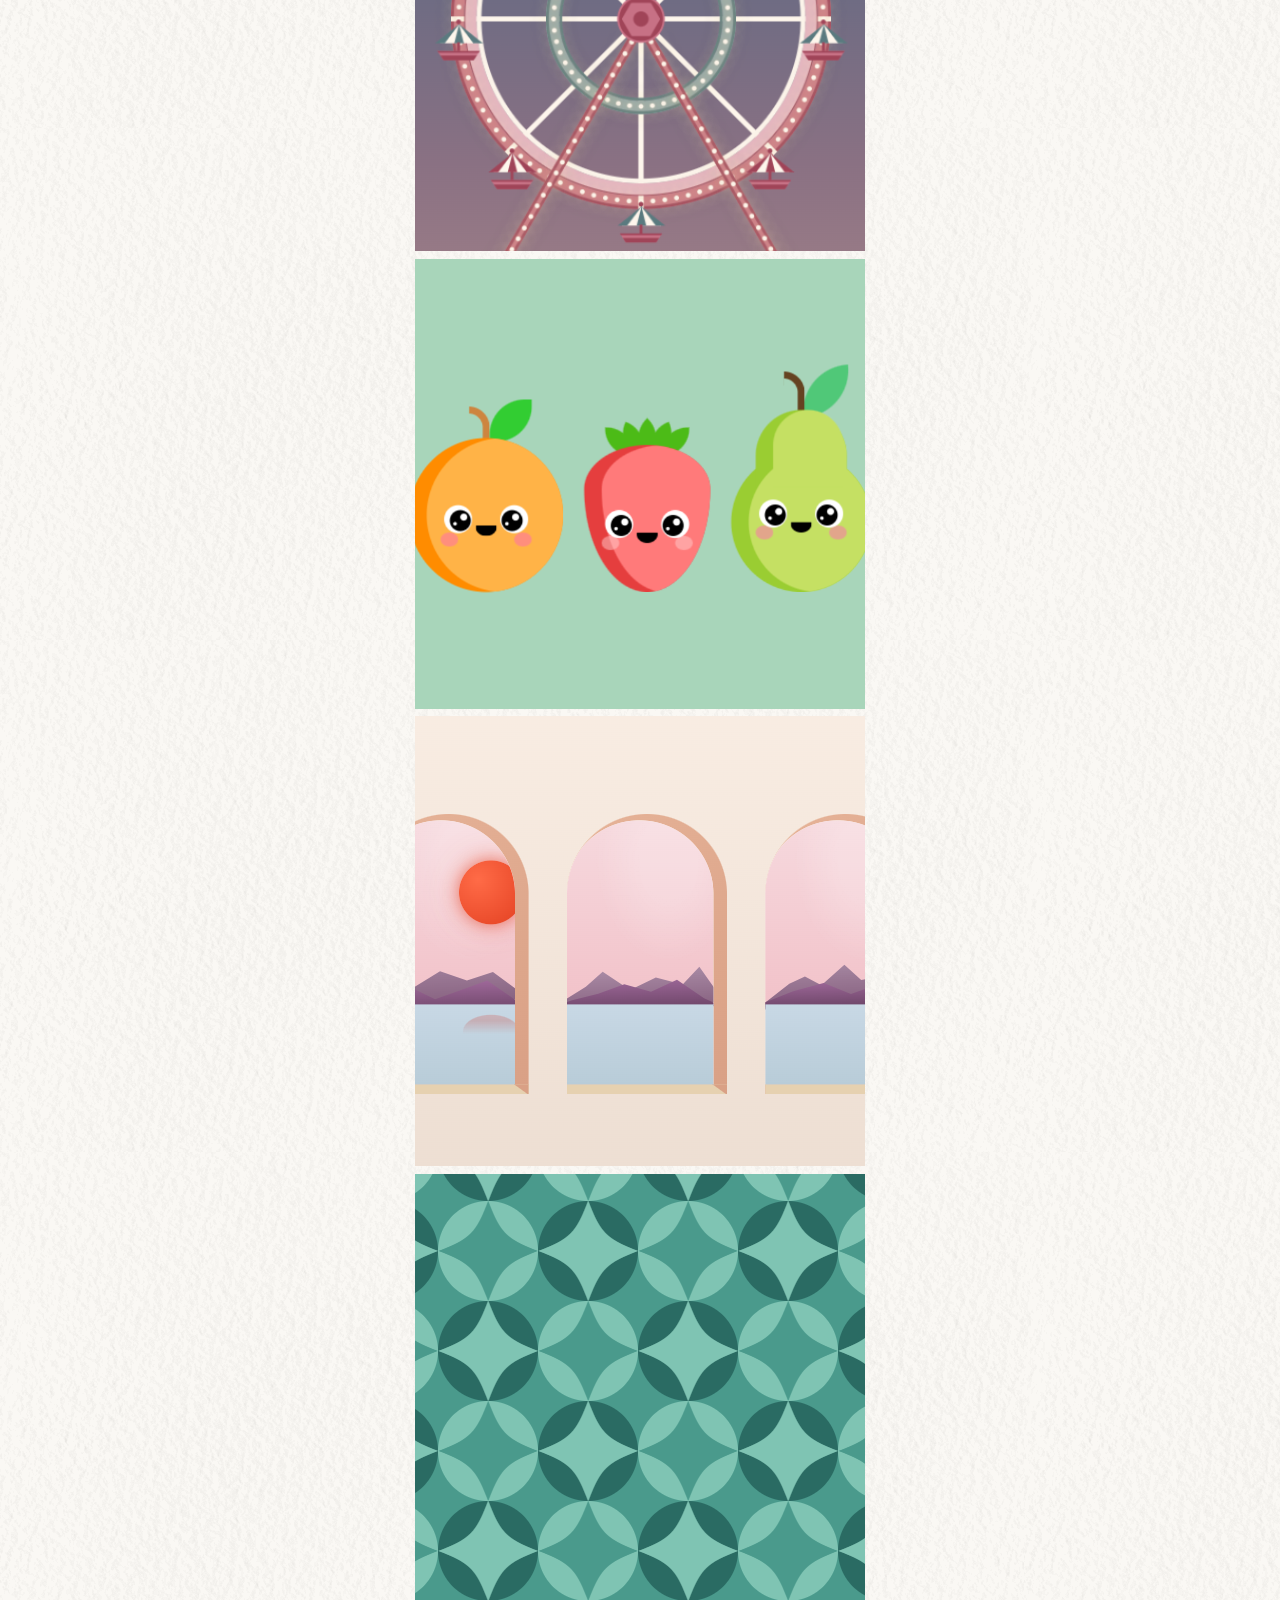
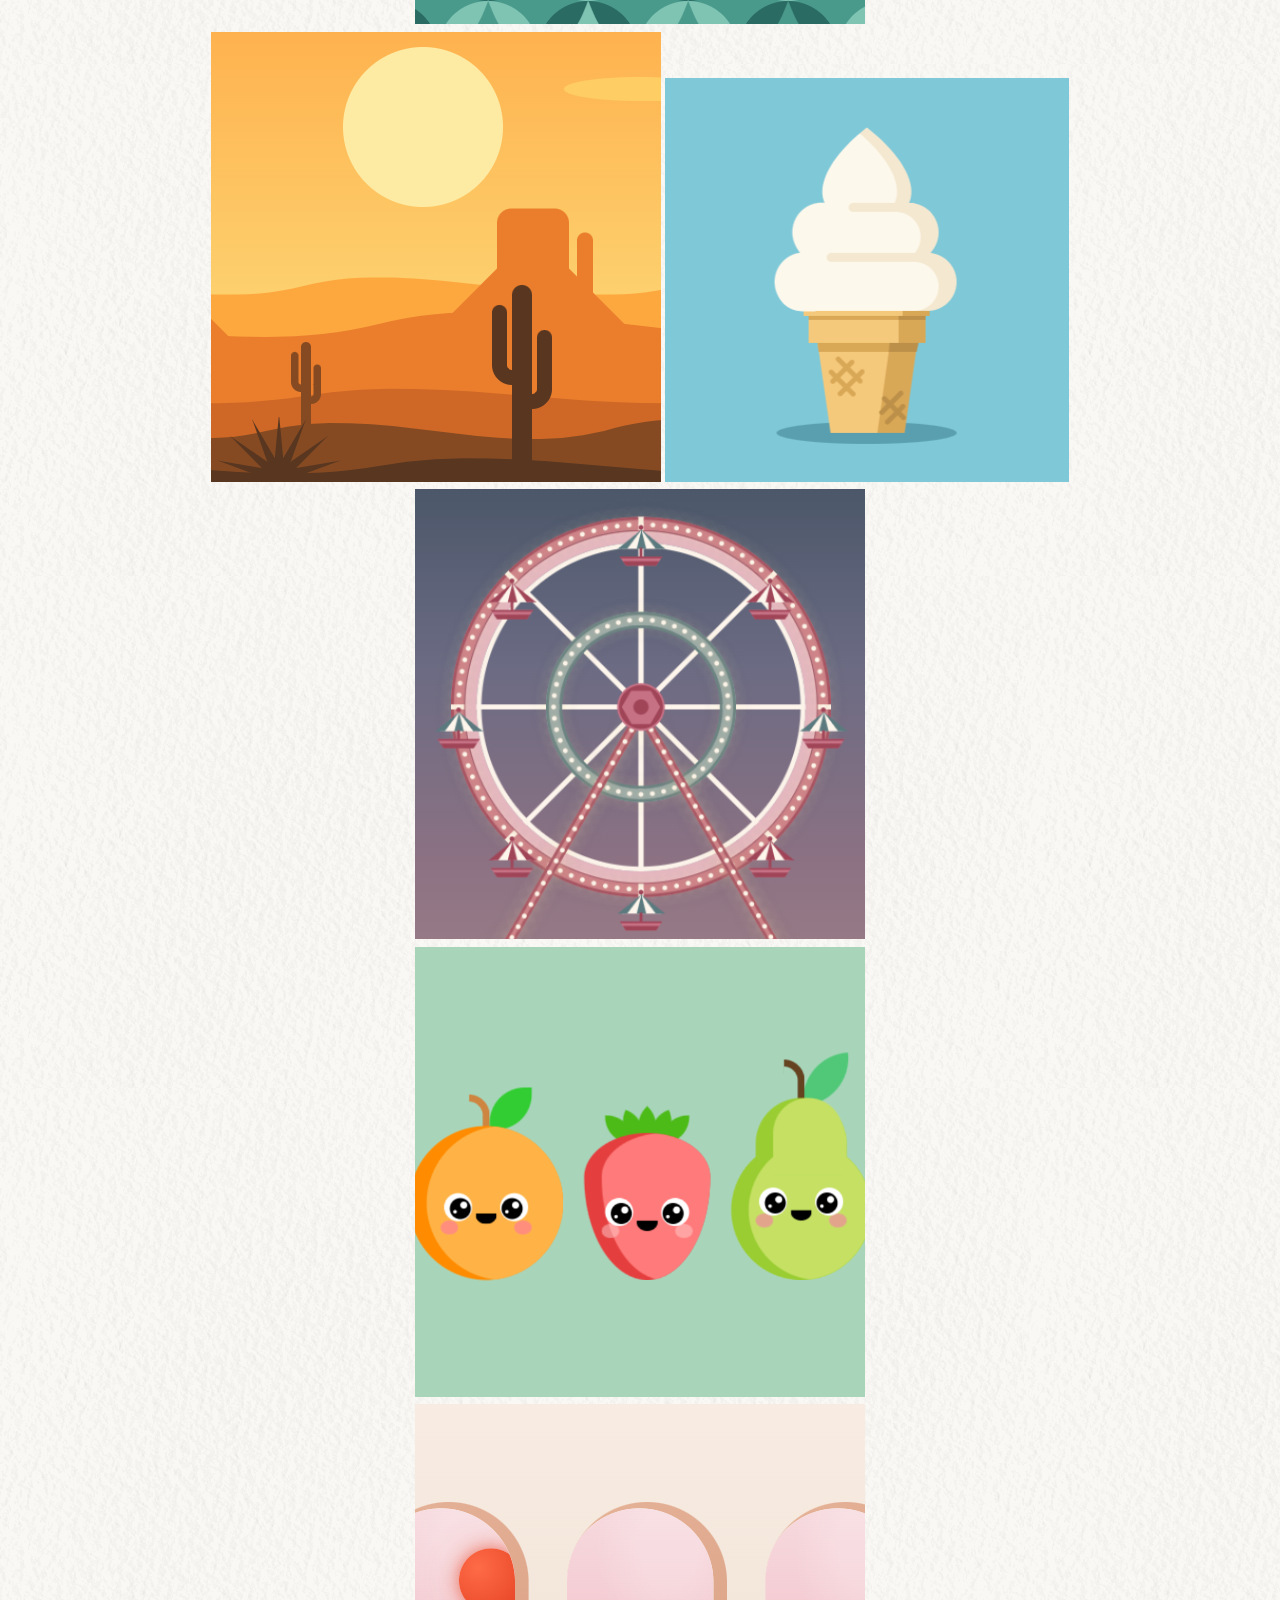
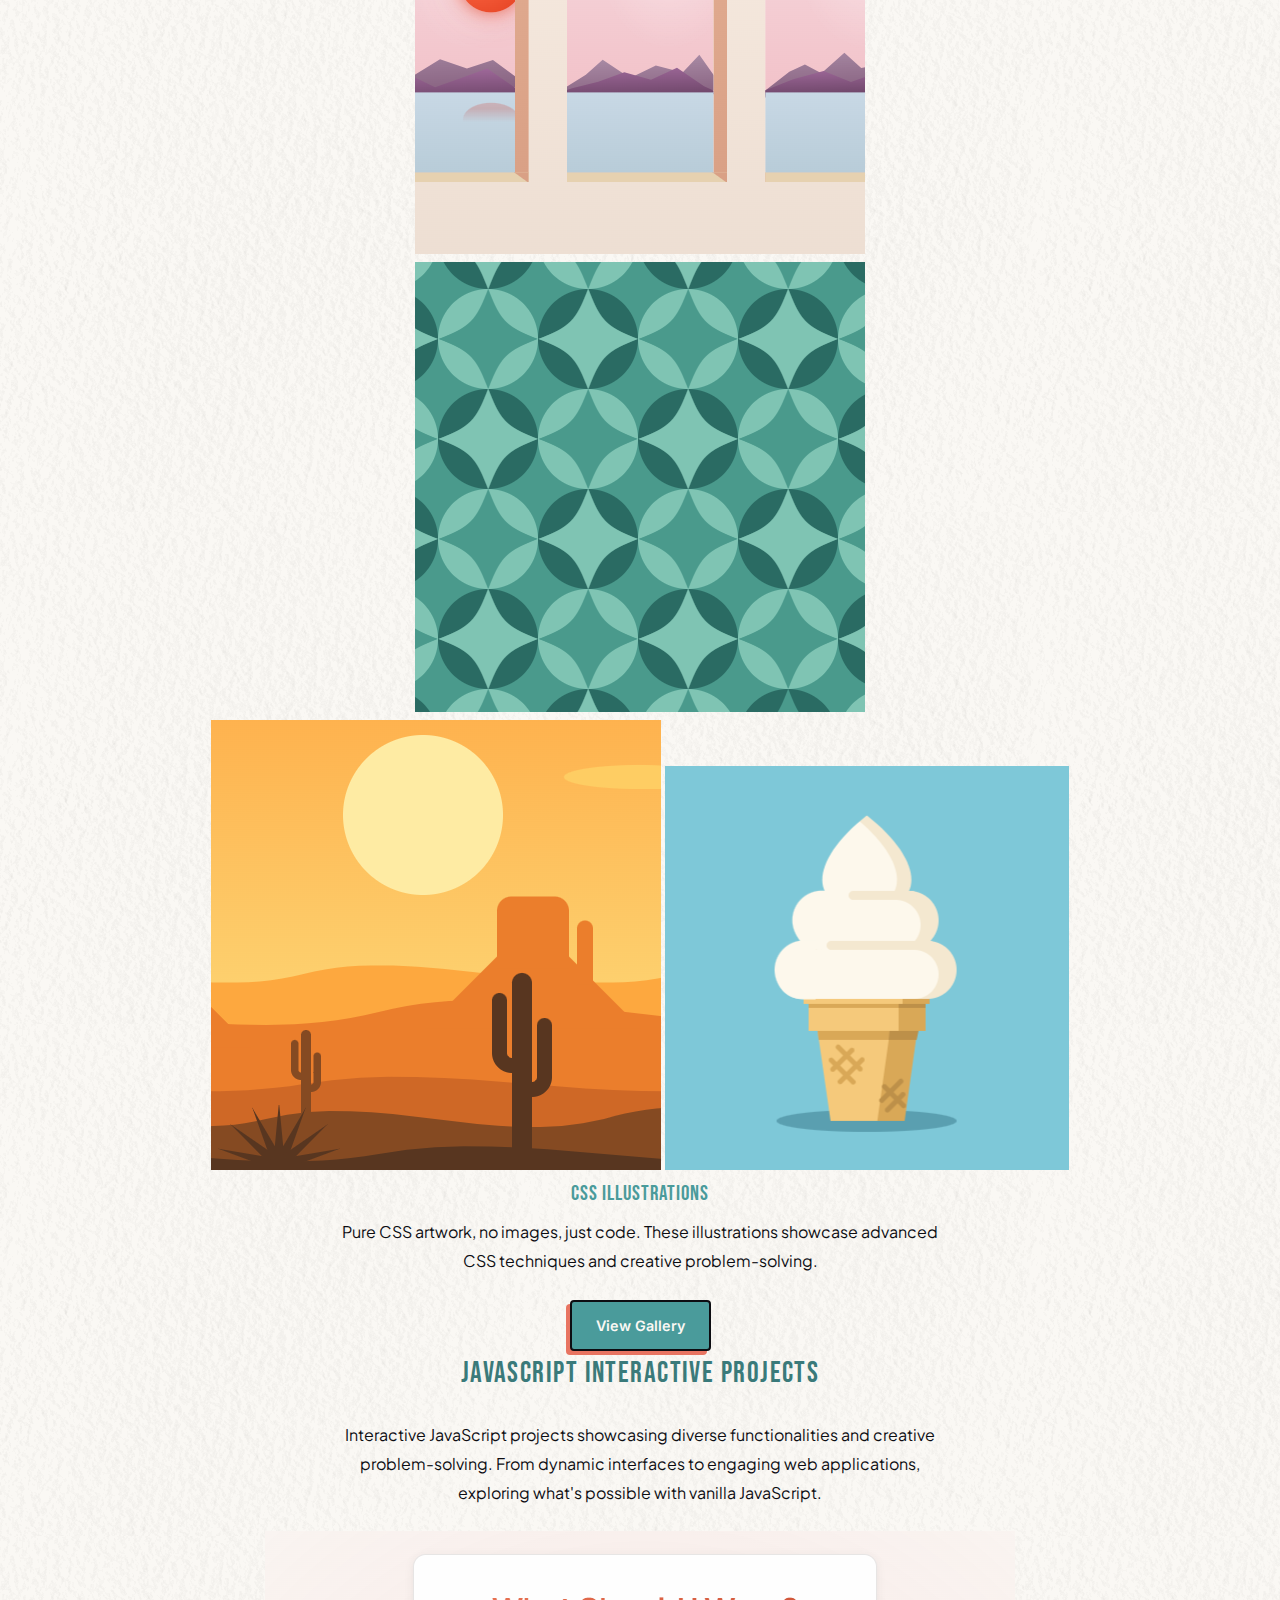
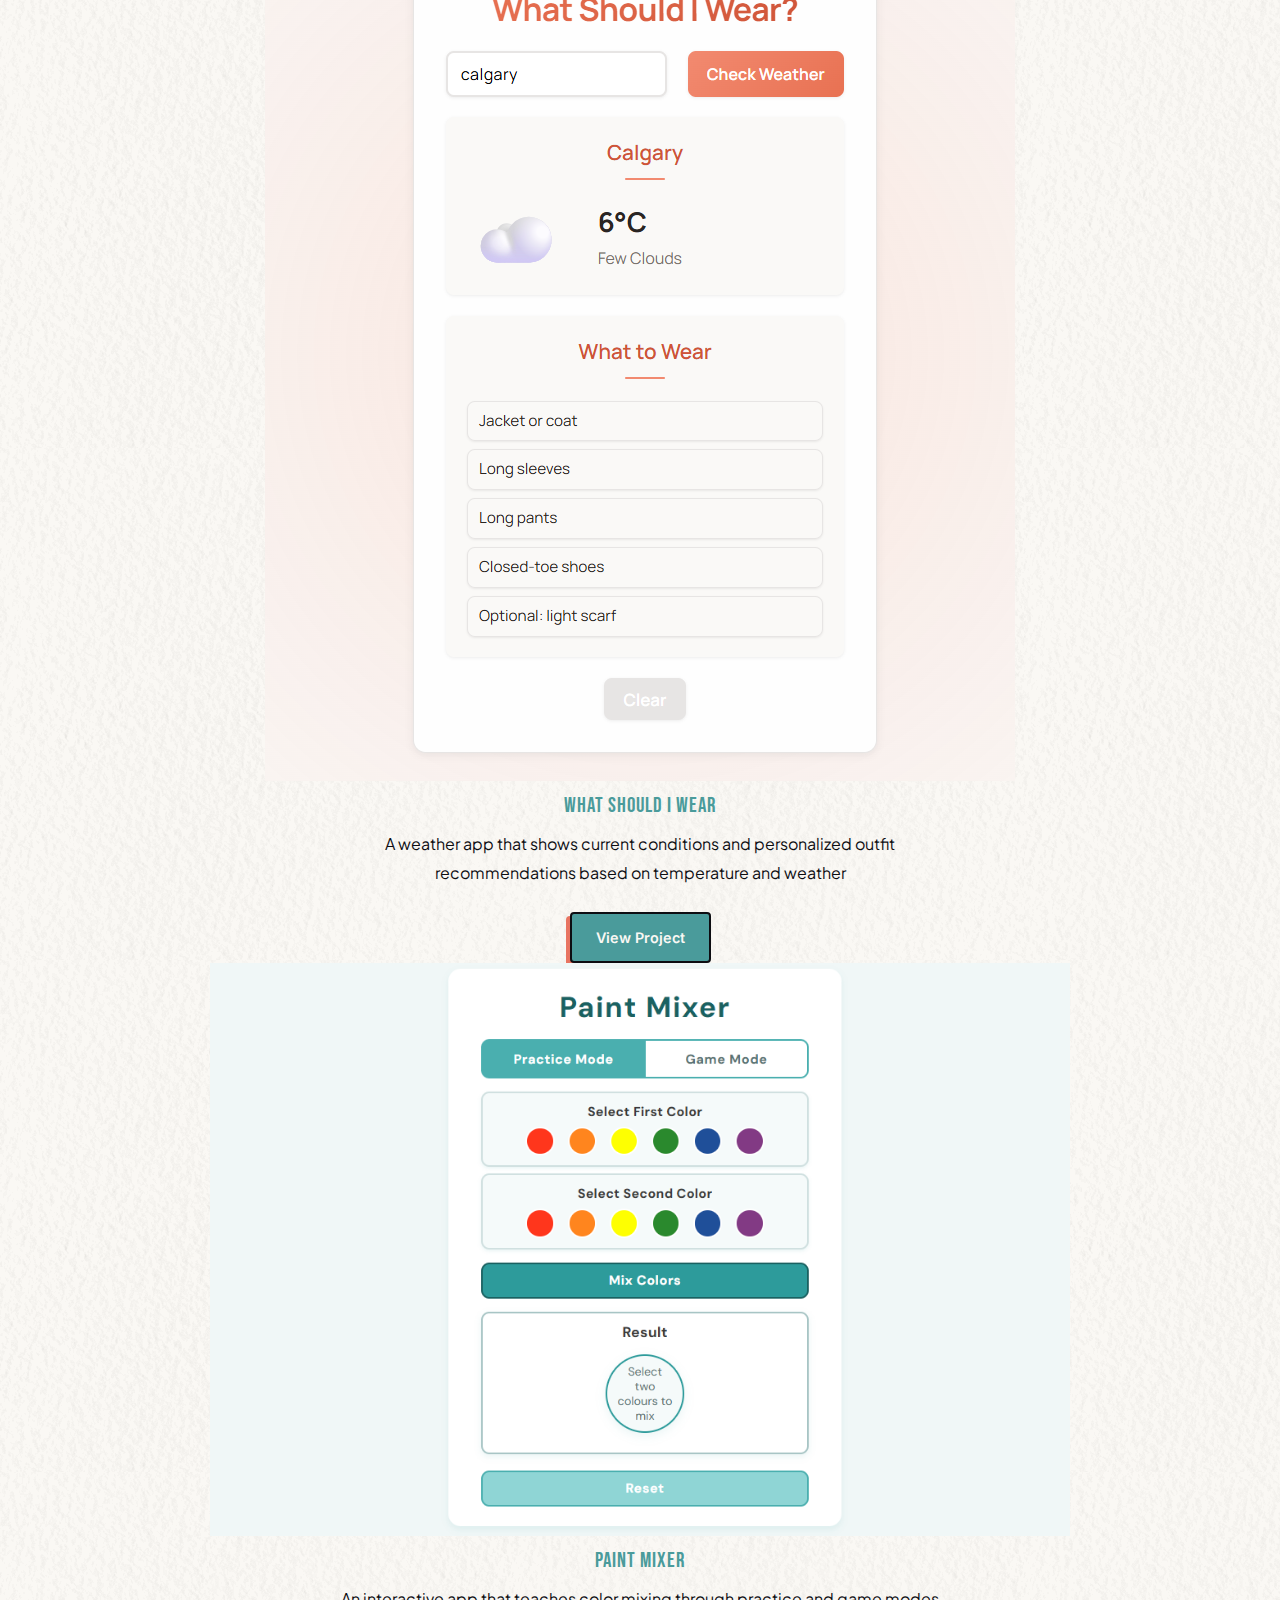
<file: archived - portfolio.html>
<!DOCTYPE html>
<html lang="en">
<head>
  <!-- Meta Tags -->
  <meta charset="UTF-8" />
  <meta name="viewport" content="width=device-width, initial-scale=1" />
  <meta name="description" content="Alicia Ward - Web Designer & Developer based in Calgary. Specializing in CSS illustrations, accessible UI/UX design, and JavaScript projects.">
  <meta name="author" content="Alicia Ward">

  <!-- SEO Tags -->
  <meta name="keywords" content="web developer, web designer, CSS illustrations, Calgary developer, frontend developer, accessible web design">
  <meta property="og:title" content="Alicia Ward | Web Designer & Developer">
  <meta property="og:description" content="Web Designer & Developer specializing in CSS illustrations and accessible design">
  <meta property="og:type" content="website">
  <meta property="og:url" content="https://aliciawarddev.github.io">
  <!-- Add og:image when you have a preview image -->
  <meta property="og:image" content="https://aliciawarddev.github.io/preview-image.jpg">
  <link rel="canonical" href="https://aliciawarddev.github.io">
  
  <!-- Page Title -->
  <title>Alicia Ward | Web Designer & Developer Portfolio</title>
  
  <!-- Favicon -->
  <link rel="icon" href="data:image/svg+xml,<svg xmlns='http://www.w3.org/2000/svg' viewBox='0 0 100 100'><rect width='100' height='100' fill='%23FAF3E0' rx='10'/><text x='50' y='70' font-family='Bebas Neue, sans-serif' font-size='50' fill='%233B9C9C' text-anchor='middle' font-weight='400'>AW</text></svg>">
  
  <!-- Font Preconnects -->
  <link rel="preconnect" href="https://fonts.googleapis.com">
  <link rel="preconnect" href="https://fonts.gstatic.com" crossorigin>
  
  <!-- Google Fonts -->
  <link href="https://fonts.googleapis.com/css2?family=Bebas+Neue&family=Plus+Jakarta+Sans:wght@300;400;500;600;700&family=Pacifico&display=swap" rel="stylesheet">
  <link href="https://fonts.googleapis.com/css2?family=Bebas+Neue&family=Inter:wght@300;400;500;600;700&family=Pacifico&display=swap" rel="stylesheet">
  
  <!-- Stylesheets -->
  <link rel="stylesheet" href="style.css" />

  <!-- Structured Data -->
  <script type="application/ld+json">
  {
    "@context": "https://schema.org",
    "@type": "Person",
    "name": "Alicia Ward",
    "jobTitle": "Web Designer & Developer",
    "url": "https://aliciawarddev.github.io",
    "sameAs": [
      "https://github.com/aliciawarddev",
      "https://www.linkedin.com/in/aliciahward/"
    ]
  }
  </script>
  
</head>

<body>

    <a href="#main-content" class="skip-link">Skip to main content</a>

<!-- NAVIGATION BAR -->
<header>
    <div class="header-content">
        <nav class="main-nav">
            <ul class="nav-list">
                <li><a href="index.html">Home</a></li>
                <li><a href="about.html">About</a></li>
                <li class="nav-dropdown">
                <a href="portfolio.html" class="dropdown-toggle">Portfolio</a>
                <ul class="dropdown-menu">
                    <li><a href="portfolio.html#css-illustrations">CSS Illustrations</a></li>
                    <li><a href="portfolio.html#design-assets">Design Assets</a></li>
                    <li><a href="portfolio.html#interactive">Interactive Projects</a></li>
                </ul>
                </li>portfolio.html
                <li><a href="contact.html">Contact</a></li>
            </ul>
        </nav>
        <!-- Dark mode button-->
        <button id="theme-toggle" aria-label="Toggle dark mode">
            <img src="icons/icon-sun-moon.PNG" alt="" class="theme-icon">
        </button>
    </div>
</header>

  <main id="main-content" role="main">

        
        <!-- Tech skills as pills -->
        <div class="tech-stack">
            <span class="tag">HTML5</span>
            <span class="tag">CSS3</span>
            <span class="tag">JavaScript</span>
            <span class="tag">Git</span>
            <span class="tag">Responsive Design</span>
            <span class="tag">WCAG Accessibility</span>
        </div>
    </section>
    
    <!-- PROJECTS -->
    <section id="projects">
        <h2>Projects</h2>

        <!-- DESIGN ASSETS CARD -->
        <div class="project-card design-assets">
            <div class="assets-grid">
                <img src="icons/icon-brain.PNG" alt="Custom icon example">
                <img src="icons/icon-globe.PNG" alt="Pattern sample">
                <img src="icons/icon-laptop-orange.PNG" alt="UI element">
                <img src="icons/icon-location-pin.PNG" alt="Custom icon example">
                <img src="icons/icon-starburst.PNG" alt="Pattern sample">
                <img src="icons/icon-run.PNG" alt="UI element">
                <img src="icons/icon-brain.PNG" alt="Custom icon example">
                <img src="icons/icon-globe.PNG" alt="Pattern sample">
                <img src="icons/icon-laptop-orange.PNG" alt="UI element">
                <img src="icons/icon-location-pin.PNG" alt="Custom icon example">
                <img src="icons/icon-starburst.PNG" alt="Pattern sample">
                <img src="icons/icon-run.PNG" alt="UI element">
                <!-- Add more as needed -->
            </div>
            <div class="project-info">
                <h4>Design Assets</h4>
                <p>Hand-crafted icons, patterns, and UI elements for web projects — all custom, no stock images.</p>
                <a href="https://aliciawarddev.github.io/web-assets/" class="btn-secondary">View Gallery</a>
            </div>
        </div>

        <!-- CSS Illustrations -->
        <div class="project-card css-illustrations">
            <div class="preview-grid">
                <!-- Row 1 -->
                <img src="preview-images/preview-burger.png" alt="burger">
                <img src="preview-images/preview-half-circle-pattern.png" alt="half circle pattern">
                <img src="preview-images/preview-retro-computer.png" alt="retro computer">
                <img src="preview-images/preview-lightbulb-plant.png" alt="lightbulb plant">
                <img src="preview-images/preview-cityscape.png" alt="cityscape">
                <img src="preview-images/preview-retro-tv.png" alt="retro tv">
                <!-- Row 2 -->
                <img src="preview-images/preview-ferris-wheel.png" alt="ferris wheel">
                <img src="preview-images/preview-cute-fruits.png" alt="cute fruits">
                <img src="preview-images/preview-sunset-arches.png" alt="sunset arches">
                <img src="preview-images/preview-star-circle-pattern.png" alt="star circle pattern">
                <img src="preview-images/preview-desert.png" alt="desert">
                <img src="preview-images/preview-soft-serve.png" alt="soft serve">
                <!-- Row 3 -->
                <img src="preview-images/preview-ferris-wheel.png" alt="ferris wheel">
                <img src="preview-images/preview-cute-fruits.png" alt="cute fruits">
                <img src="preview-images/preview-sunset-arches.png" alt="sunset arches">
                <img src="preview-images/preview-star-circle-pattern.png" alt="star circle pattern">
                <img src="preview-images/preview-desert.png" alt="desert">
                <img src="preview-images/preview-soft-serve.png" alt="soft serve">
            </div>
            <div class="project-info">
                <h4>CSS Illustrations</h4>
                <p>Pure CSS artwork, no images, just code. These illustrations showcase advanced CSS techniques and creative problem-solving.</p>
                <a href="https://aliciawarddev.github.io/css-illustration-portfolio" target="_blank" class="btn-secondary">View Gallery</a>
            </div>
        </div>

        <!-- JavaScript Interactive Projects -->
        <div class="project-showcase">
            <div class="project-header">
                <h3>JavaScript Interactive Projects</h3>
                <p class="project-description">Interactive JavaScript projects showcasing diverse functionalities and creative problem-solving. From dynamic interfaces to engaging web applications, exploring what's possible with vanilla JavaScript.</p>
            </div>
            
            <!-- Project Grid -->
            <div class="project-grid">

                <!-- ADD NEW PROJECTS HERE -->

                <!-- What Should I Wear Preview -->
                <div class="project-card">
                    <div class="project-preview js">
                        <img src="preview-images/preview-what-should-i-wear.png" alt="What Should I Wear Preview">
                    </div>
                    <div class="project-info">
                        <h4>What Should I Wear</h4>
                        <p>A weather app that shows current conditions and personalized outfit recommendations based on temperature and weather</p>
                        <a href="https://aliciawarddev.github.io/what-should-i-wear/" target="_blank" class="btn-secondary">
                            View Project
                        </a>
                    </div>
                </div>

                <!-- Paint Mixer Preview -->
                <div class="project-card">
                    <div class="project-preview js">
                        <img src="preview-images/preview-paint-mixer-new.png" alt="Paint Mixer Preview">
                    </div>
                    <div class="project-info">
                        <h4>Paint Mixer</h4>
                        <p>An interactive app that teaches color mixing through practice and game modes where users blend paint colors to see the results</p>
                        <a href="https://aliciawarddev.github.io/paint-mixer/" target="_blank" class="btn-secondary">
                            View Project
                        </a>
                    </div>
                </div>

                <!-- Menu Calculator Preview -->
                <div class="project-card">
                    <div class="project-preview js">
                        <img src="preview-images/preview-menu-calculator-new.png" alt="Menu Calculator Preview">
                    </div>
                    <div class="project-info">
                        <h4>Menu Calculator</h4>
                        <p>Select burgers, sides, and drinks with real-time price totals in a retro diner interface</p>
                        <a href="https://aliciawarddev.github.io/menu-calculator/" target="_blank" class="btn-secondary">
                            View Project
                        </a>
                    </div>
                </div>
                
                <!-- Adventure Time Elements Preview -->
                <div class="project-card">
                    <div class="project-preview js">
                        <img src="preview-images/preview-adventure-time-new.png" alt="Adventure Time Elements Preview">
                    </div>
                    <div class="project-info">
                        <h4>Adventure Time Elements</h4>
                        <p>Interactive guide to elemental forces and their counterbalances</p>
                        <a href="https://aliciawarddev.github.io/js-adventure-time-elements/" target="_blank" class="btn-secondary">
                            View Project
                        </a>
                    </div>
                </div>

                <!-- Burger Board Preview -->
                <div class="project-card">
                    <div class="project-preview js">
                        <img src="preview-images/preview-burger-board-new.png" alt="Burger Board Preview">
                    </div>
                    <div class="project-info">
                        <h4>Burger Board</h4>
                        <p>Ring the bell to reveal daily burger specials with punny names</p>
                        <a href="https://aliciawarddev.github.io/js-burger-board/" target="_blank" class="btn-secondary">
                            View Project
                        </a>
                    </div>
                </div>

                <!-- Text Resizer Preview -->
                <div class="project-card">
                    <div class="project-preview js">
                        <img src="preview-images/preview-text-resizer-new.png" alt="Text Resizer Preview">
                    </div>
                    <div class="project-info">
                        <h4>Text Resizer</h4>
                        <p>Adjust text size for improved readability and accessibility</p>
                        <a href="https://aliciawarddev.github.io/js-text-resizer/" target="_blank" class="btn-secondary">
                            View Project
                        </a>
                    </div>
                </div>
                
                <!-- Background Colour Switcher Preview -->
                <div class="project-card">
                    <div class="project-preview js">
                        <img src="preview-images/preview-background-colour-switcher-new.png" alt="Background Colour Switcher Preview">
                    </div>
                    <div class="project-info">
                        <h4>Background Colour Switcher</h4>
                        <p>Change background colors dynamically with a click</p>
                        <a href="https://aliciawarddev.github.io/js-color-switcher/" target="_blank" class="btn-secondary">
                            View Project
                        </a>
                    </div>
                </div>

                <!-- Name Greeter Preview 
                <div class="project-card">
                    <div class="project-preview js">
                        <img src="preview-images/preview-name-greeter.png" alt="Name Greeter Preview">
                    </div>
                    <div class="project-info">
                        <h4>Name Greeter</h4>
                        <p>Enter your name to receive a personalized greeting</p>
                        <a href="https://aliciawarddev.github.io/js-name-greeter/" target="_blank" class="btn-secondary">
                            View Project ➜
                        </a>
                    </div>
                </div>
                -->

                <!-- Click Counter Preview -->
                <div class="project-card">
                    <div class="project-preview js">
                        <img src="preview-images/preview-click-counter-new.png" alt="Click Counter Preview">
                    </div>
                    <div class="project-info">
                        <h4>Click Counter</h4>
                        <p>Track and count clicks with instant visual feedback</p>
                        <a href="https://aliciawarddev.github.io/js-click-counter/" target="_blank" class="btn-secondary">
                            View Project
                        </a>
                    </div>
                </div>

            </div>
        </div>
    </section>

  </main>

    <!-- DIVIDER -->
    <div class="divider">
        <span class="divider-line"></span>
        <span class="divider-diamond"></span>
        <span class="divider-line"></span>
    </div>

<!-- FOOTER -->
    <div class="footer-container">
    <footer>
        <p class="footer-tagline">Crafted with care in Calgary</p>
        <p class="footer-copyright">&copy; 2025 Alicia Ward</p>
    </footer>
    </div>

  <script src="theme-toggle.js"></script>

</body>
</html>
</file>
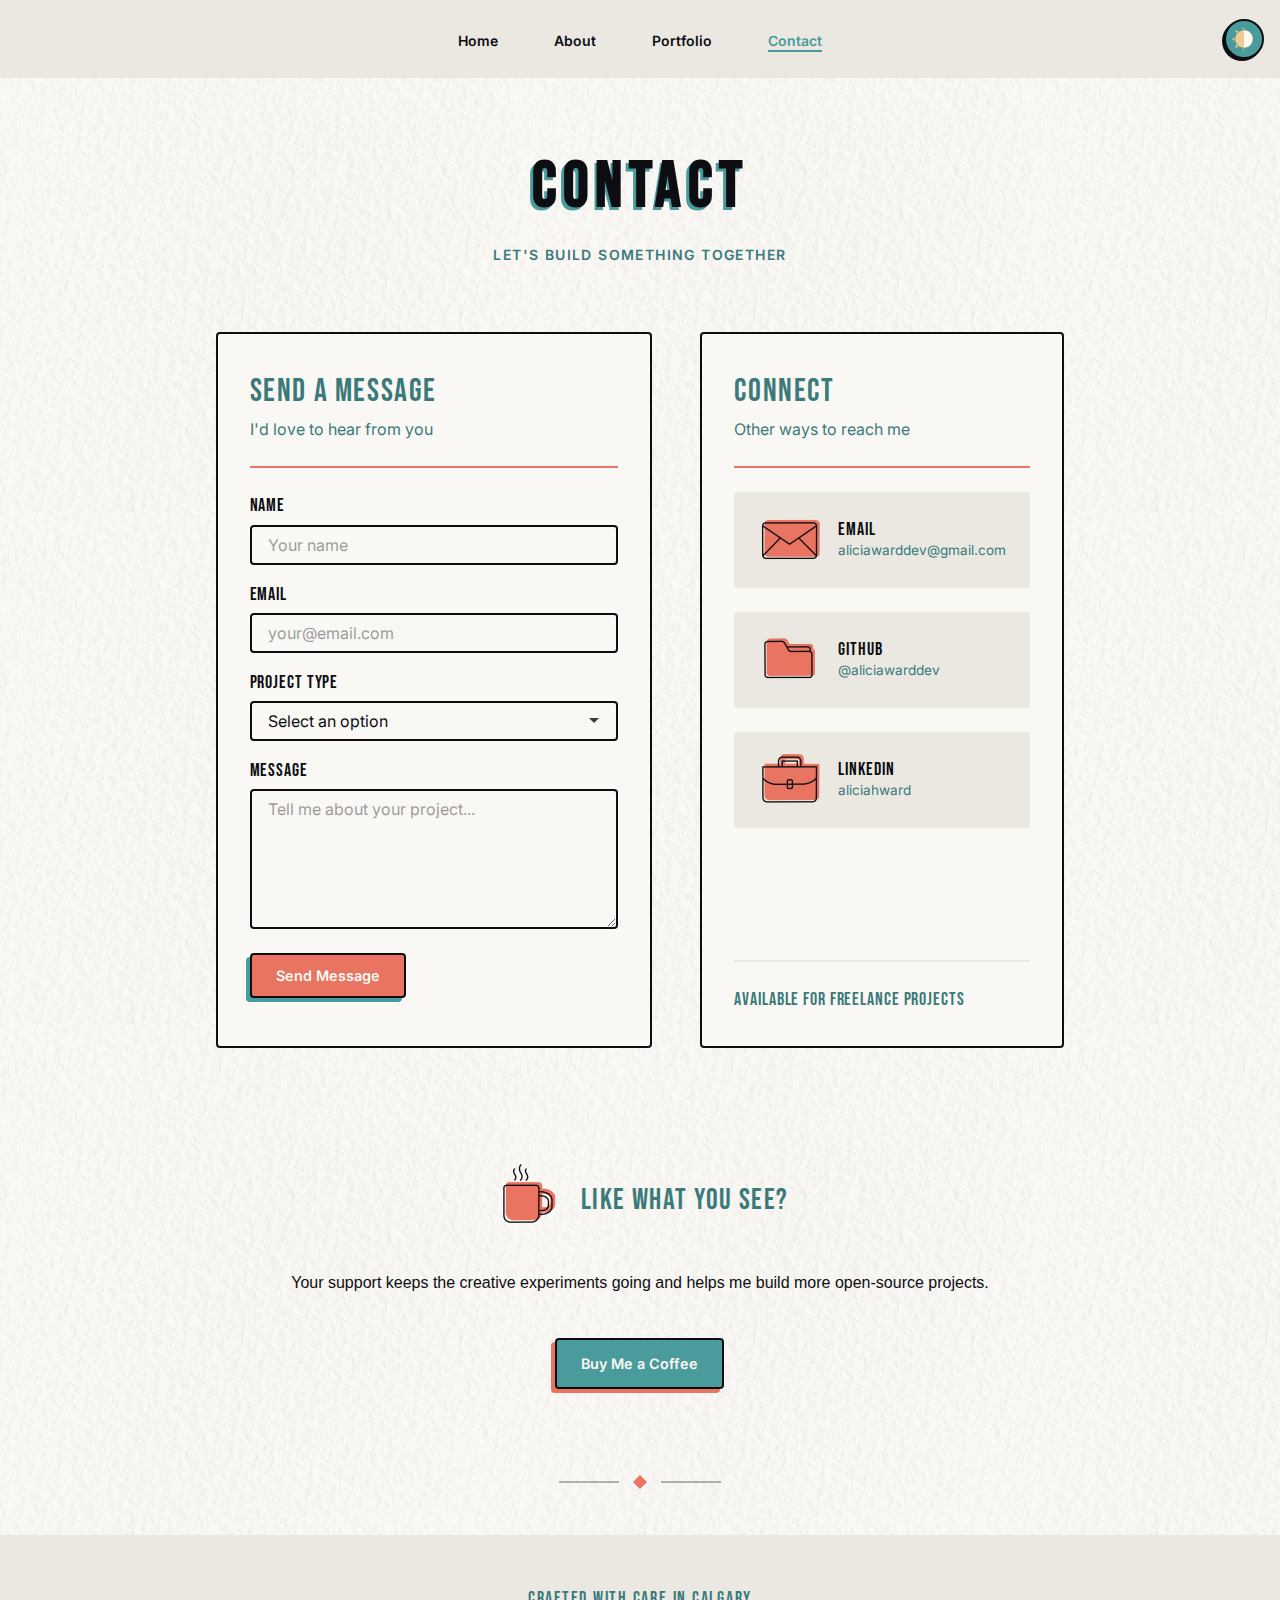
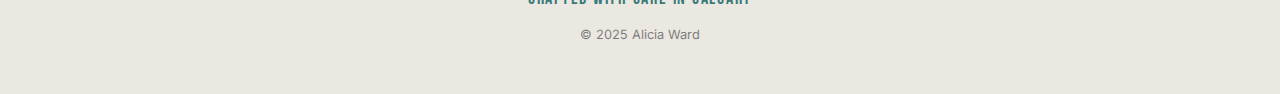
<file: contact.html>
<!DOCTYPE html>
<html lang="en">
<head>
  <meta charset="UTF-8" />
  <meta name="viewport" content="width=device-width, initial-scale=1" />
  <meta name="description" content="Alicia Ward - Web Designer & Developer based in Calgary. Specializing in CSS illustrations, accessible UI/UX design, and JavaScript projects.">
  <meta name="author" content="Alicia Ward">
  <meta name="keywords" content="web developer, web designer, CSS illustrations, Calgary developer, frontend developer, accessible web design">
  <meta property="og:title" content="Alicia Ward | Web Designer & Developer">
  <meta property="og:description" content="Web Designer & Developer specializing in CSS illustrations and accessible design">
  <meta property="og:type" content="website">
  <meta property="og:url" content="https://aliciawarddev.github.io">
  <meta property="og:image" content="https://aliciawarddev.github.io/preview-image.jpg">
  <link rel="canonical" href="https://aliciawarddev.github.io">
  
  <title>Alicia Ward | Web Designer & Developer</title>
  
  <link rel="icon" href="data:image/svg+xml,<svg xmlns='http://www.w3.org/2000/svg' viewBox='0 0 100 100'><rect width='100' height='100' fill='%23FAF8F4' rx='10'/><text x='50' y='70' font-family='Bebas Neue, sans-serif' font-size='50' fill='%23E87461' text-anchor='middle' font-weight='400'>AW</text></svg>">
  
  <link rel="preconnect" href="https://fonts.googleapis.com">
  <link rel="preconnect" href="https://fonts.gstatic.com" crossorigin>
  <link href="https://fonts.googleapis.com/css2?family=Bebas+Neue&family=Inter:wght@300;400;500;600;700&display=swap" rel="stylesheet">
  
  <link rel="stylesheet" href="style.css" />
</head>

<body>

  <a href="#main-content" class="skip-link">Skip to main content</a>

  <!-- HEADER -->
  <header>
      <div class="header-content">
          <nav class="main-nav">
              <ul class="nav-list">
                  <li><a href="index.html">Home</a></li>
                  <li><a href="about.html">About</a></li>
                  <li class="nav-dropdown">
                      <a href="portfolio.html">Portfolio</a>
                      <ul class="dropdown-menu">
                          <li><a href="#css-illustrations">CSS Illustrations</a></li>
                          <li><a href="#featured-projects">Featured Projects</a></li>
                          <li><a href="#design-assets">Design Assets</a></li>
                      </ul>
                  </li>
                  <li><a href="contact.html" class=active>Contact</a></li>
              </ul>
          </nav>
          <button id="theme-toggle" aria-label="Toggle dark mode">
              <img src="icons/icon-sun-moon.PNG" alt="" class="theme-icon">
          </button>
      </div>
  </header>

  <main id="main-content" role="main">
    
    <!-- PAGE HERO -->
      <section class="page-hero">
          <h1 class="page-title">Contact</h1>
          <p class="page-tagline">Let's build something together</p>
      </section>

    <!-- CONTACT GRID -->
    <section id="contact-main">
      <div class="contact-grid">
        
        <!-- SEND A MESSAGE CARD -->
        <div class="card contact-form-card">
          <div class="story-highlight">
              <p class="highlight-text">Send a Message</p>
              <p class="highlight-label">I'd love to hear from you</p>
          </div>
          <div class="card-divider"></div>
          
          <form class="contact-form" action="https://formspree.io/f/YOUR_FORM_ID" method="POST">
            <div class="form-group">
              <label for="name">Name</label>
              <input type="text" id="name" name="name" placeholder="Your name" required>
            </div>
            
            <div class="form-group">
              <label for="email">Email</label>
              <input type="email" id="email" name="email" placeholder="your@email.com" required>
            </div>
            
            <div class="form-group">
              <label for="project-type">Project Type</label>
              <select id="project-type" name="project-type">
                <option value="" disabled selected>Select an option</option>
                <option value="website">Website Design & Development</option>
                <option value="css-illustration">CSS Illustration</option>
                <option value="design-assets">Design Assets</option>
                <option value="collaboration">Collaboration</option>
                <option value="other">Other</option>
              </select>
            </div>
            
            <div class="form-group">
              <label for="message">Message</label>
              <textarea id="message" name="message" placeholder="Tell me about your project..." required></textarea>
            </div>
            
            <button type="submit" class="btn-primary btn-submit">
              Send Message
            </button>
          </form>
        </div>

        <!-- CONNECT CARD -->
        <div class="card connect-card">
        <div class="story-highlight">
            <p class="highlight-text">Connect</p>
            <p class="highlight-label">Other ways to reach me</p>
        </div>
          
          <div class="connect-links">
            <a href="mailto:aliciawarddev@gmail.com" class="connect-link">
              <img src="icons/graphic/envelope.PNG" class="icon icon-large" alt="Envelope">
              <div class="connect-link-text">
                <span class="connect-link-label">Email</span>
                <span class="connect-link-value">aliciawarddev@gmail.com</span>
              </div>
            </a>
            
            <a href="https://github.com/aliciawarddev" target="_blank" rel="noopener noreferrer" class="connect-link">
              <img src="icons/graphic/folder.PNG" class="icon icon-large" alt="Folder">
              <div class="connect-link-text">
                <span class="connect-link-label">GitHub</span>
                <span class="connect-link-value">@aliciawarddev</span>
              </div>
            </a>
            
            <a href="https://www.linkedin.com/in/aliciahward/" target="_blank" rel="noopener noreferrer" class="connect-link">
              <img src="icons/graphic/briefcase.PNG" class="icon icon-large" alt="Briefcase">
              <div class="connect-link-text">
                <span class="connect-link-label">LinkedIn</span>
                <span class="connect-link-value">aliciahward</span>
              </div>
            </a>
          </div>

            <!-- AVAILABILITY -->
            <div class="availability-note">
                <span>Available for freelance projects</span>
            </div>
        </div>

      </div>
    </section>

    <!-- SECTION DIVIDER -->
    <hr class="section-divider">

    <!-- SUPPORT SECTION -->
    <section id="support-cta">
    <h3><img src="icons/graphic/coffee.PNG" class="icon icon-large" alt="">Like What You See?</h3>
    <p>Your support keeps the creative experiments going and helps me build more open-source projects.</p>
    <a href="https://aliciawarddev.github.io/buy-me-coffee/" target="_blank" class="btn-secondary">
        Buy Me a Coffee
    </a>
    </section>

  </main>

    <!-- DIVIDER -->
    <div class="divider">
        <span class="divider-line"></span>
        <span class="divider-diamond"></span>
        <span class="divider-line"></span>
    </div>

<!-- FOOTER -->
    <div class="footer-container">
    <footer>
        <p class="footer-tagline">Crafted with care in Calgary</p>
        <p class="footer-copyright">&copy; 2025 Alicia Ward</p>
    </footer>
    </div>

  <script src="theme-toggle.js"></script>

</body>
</html>
</file>
<file: style.css>
/* =======================================
   VARIABLES
   ======================================= */
:root {
    /* GRAPHIC MCM PALETTE */
    /* Core palette */
    --cream: #FAF8F4;
    --cream-dark: #EBE8E2;
    --dark: #0D0D12;
    --coral: #E87461;
    --coral-dark: #C75D4D;
    --teal: #4A9B9B;
    --teal-dark: #3A7A7A;
    
    /* Spacing units */
    --space-xs: 0.25rem;   /* 4px */
    --space-sm: 0.5rem;    /* 8px */
    --space-md: 1rem;      /* 16px */
    --space-lg: 1.5rem;    /* 24px */
    --space-xl: 2rem;      /* 32px */
    --space-2xl: 3rem;     /* 48px */
}

/* =======================================
   ICONS
   ======================================= */
.icon {
    display: inline-block;
    vertical-align: middle;
    margin-right: 0.5rem;
    margin-left: 0.1rem;
    margin-bottom: 0.2rem;
}

/* Size variations */
.icon-small {
    width: 2rem;
    height: 2rem;
    vertical-align: middle;
}

.icon-medium {
    width: 3.5rem;
    height: 3.5rem;
}

.icon-large {
    width: 4rem;
    height: 4rem;
}

/* =======================================
   BASE STYLES & RESET
   Global resets and foundational styles
   ======================================= */
* {
    margin: 0;
    padding: 0;
    box-sizing: border-box;
}

html {
    scroll-behavior: smooth;
    display: flex;
    align-content: center;
    justify-content: center;
    flex-direction: column;
}

main {
    display: block;
    max-width: 80rem;
    display: flex;
    align-items: center;
    justify-content: center;
    flex-direction: column;
}

main section {
    display: block;
    width: 100%;
    padding: 80px 20px;
    max-width: 900px;
    margin: 0 auto;
    clear: both;
}

main section:first-child {
    padding-top: 40px;
}

main section:last-child {
    padding-bottom: 40px;
}


body {
    font-family: 'Inter', sans-serif;
    line-height: 1.6;
    background-color: var(--cream);
    display: block;
    max-width: 80rem;
    margin-left: auto;
    margin-right: auto;
    padding-left: 2rem;
    padding-right: 2rem;
    display: flex;
    align-content: center;
    justify-content: center;
    flex-direction: column;
    position: relative;
    background-image: url("bg-images/paper-soft.PNG");
    background-repeat: repeat;
}

section {
    max-width: 100%;
    display: flex;
    align-content: center;
    justify-content: center;
    flex-direction: column;
    text-align: center;
}

/* =======================================
   TYPOGRAPHY
   Font families, sizes, and text styles
   ======================================= */

/* h1 - Home page name only */
h1 {
    font-size: 5rem;
    font-family: 'Bebas Neue', sans-serif;
    letter-spacing: 0.1em;
    color: var(--dark);
}  

/* h2 - Section headers */
h2 {
    font-size: 2.5rem;
    font-family: 'Bebas Neue', sans-serif;
    letter-spacing: 0.05em;
    color: var(--dark);
    margin: 0 0 var(--space-xl);
}

/* h3 - Section headers within pages */
h3 {
    font-size: 1.8rem;
    font-family: 'Bebas Neue', sans-serif;
    letter-spacing: 0.05em;
    color: var(--teal-dark);
    margin: 0 0 var(--space-lg);
    font-weight: 500;
}

/* h4 - Card headers, subsections
h4 {
    font-size: 1.3rem;
    font-family: 'Bebas Neue', sans-serif;
    letter-spacing: 0.05em;
    color: var(--dark);
    margin: 0 0 var(--space-sm);
}
*/ 

h4 {
    font-family: 'Bebas Neue', sans-serif;
    font-size: 1.3rem;
    color: var(--teal);
    letter-spacing: 0.05em;
    margin: 0 0 var(--space-sm);
    font-weight: 500;
}

/* UPDATED: Larger teal titles 
.meta-detail h4 {
    font-family: 'Bebas Neue', sans-serif;
    font-size: 1.4rem;
    color: var(--teal-dark);
    letter-spacing: 0.06em;
    margin-bottom: var(--space-sm);
    justify-content: center;
    line-height: 1.2;
}
    */

p {
    font-size: 1rem;
    line-height: 1.8;
    color: var(--dark);
    margin-bottom: var(--space-lg);
    max-width: 600px;
    margin-left: auto;
    margin-right: auto;
    text-align: center;
    font-family: 'Plus Jakarta Sans', sans-serif;
}

/* =======================================
   PAGE HERO - All inner pages
   ======================================= */

.page-hero {
    padding-top: 10rem;
    margin-top: 6rem;
    padding-bottom: var(--space-xl);
    display: flex;
    flex-direction: column;
    align-items: center;
    justify-content: center;
}

.page-title {
    font-size: 4rem;
    font-family: 'Bebas Neue', sans-serif;
    letter-spacing: 0.1em;
    color: var(--dark);
    text-shadow: -2.5px 2.5px 0 var(--teal);
    margin: 0 0 var(--space-xs) 0;
    text-align: center;
}

.page-tagline {
    font-family: 'Inter', sans-serif;
    font-size: 0.875rem;
    font-weight: 600;
    text-transform: uppercase;
    letter-spacing: 0.1em;
    color: var(--teal-dark);
    margin: 0;
    text-align: center;
}

/* 
.page-tagline {
    font-family: 'Inter', sans-serif;
    font-size: 1.2rem;
    font-weight: 600;
    color: var(--teal-dark);
    margin: 0;
    text-align: center;
}
    */ 

/* =======================================
   BUTTONS - Updated colors
   ======================================= */
.btn-primary {
    background-color: var(--coral);
    color: var(--cream);
    padding: 0.75rem 1.5rem;
    border-radius: 4px;
    border: 2px solid var(--dark);
    font-weight: 600;
    font-size: 0.9rem;
    font-family: 'Inter', sans-serif;
    text-decoration: none;
    display: inline-block;
    box-shadow: -4px 4px 0 0 var(--teal);
    transition: transform 0.3s ease, box-shadow 0.3s ease;
}

.btn-primary:hover {
    transform: translateY(-2px);
    box-shadow: -4px 6px 0 0 var(--teal);
}

.btn-secondary {
    background-color: var(--teal);
    color: var(--cream);
    padding: 0.75rem 1.5rem;
    border-radius: 4px;
    border: 2px solid var(--dark);
    font-weight: 600;
    font-size: 0.9rem;
    font-family: 'Inter', sans-serif;
    text-decoration: none;
    display: inline-block;
    box-shadow: -4px 4px 0 0 var(--coral);
    transition: transform 0.3s ease, box-shadow 0.3s ease;
}

.btn-secondary:hover {
    transform: translateY(-2px);
    box-shadow: -4px 6px 0 0 var(--coral);
}

/* Tags - pill shape, not interactive*/
.tag {
    background-color: var(--mustard);
    color: var(--dark);
    padding: 0.4rem 1rem;
    border-radius: 20px;
    border: 2px solid var(--dark);
    font-weight: 600;
    font-size: 0.875rem;
    transition: all 0.3s ease;
    font-family: 'Plus Jakarta Sans', sans-serif;
    text-decoration: none
}

/* Cards */
.card {
    background: var(--cream-dark);
    border: 2px solid var(--dark);
    padding: var(--space-xl);
    transition: all 0.3s ease;
    position: relative;
    box-shadow: -4px 4px 0 0 var(--mustard); 
    background-color: var(--cream);
}

.card,
.project-card,
.support-card,
.profile-image {
    border-radius: 4px;
}

/* Light mode shadows - ensure consistent 4px offset */
.card {
    box-shadow: -4px 4px 0 0 var(--mustard) !important;
}

.project-card {
    box-shadow: -4px 4px 0 0 var(--mustard) !important;
}

.support-card {
    box-shadow: -4px 4px 0 0 var(--teal) !important;
}

/* Card headers */
.card h4 {
    font-family: 'Bebas Neue', sans-serif;
    font-size: 1.3rem;
    color: var(--dark);
    margin: 0 0 var(--space-sm) 0;
    letter-spacing: 0.05em;
    text-transform: uppercase;
    font-weight: 400;
}

.card p {
    margin: 0;
    color: var(--dark);
    line-height: 1.6;
    text-align: left;
}

.card .skill-list, 
.card ul {
    text-align: left;
}

/* Special Case - different shadow color */

#skills .strengths {
    box-shadow: -6px 6px 0 0 var(--teal);
}

/* =======================================
   HEADER - Simplified
   ======================================= */

header {
    background: var(--cream-dark);
    position: fixed;
    top: 0;
    left: 0;
    right: 0;
    width: 100%;
    z-index: 1000;
    display: flex;
    justify-content: center;
    padding: 1rem;
    
}

nav {
    flex: 1;
    display: flex;
    justify-content: center;
}

/* NAVIGATION LINKS */
nav ul {
    list-style: none;
    display: flex;
    flex-direction: row;
    justify-content: space-evenly;
    align-items: center;
    gap: 2rem;
    padding-top: 0.75rem;
    padding-bottom: 0.5rem;
}

nav ul li a {
    color: var(--dark);
    padding: 0.4rem 0.75rem;
    font-weight: 600;
    font-size: 0.875rem;
    font-family: 'Inter', sans-serif;
    text-decoration: none;
    transition: color 0.3s ease;
}

nav ul li a:hover {
    color: var(--teal);
}

nav ul li a.active {
    color: var(--teal);
    text-decoration: underline;
    text-underline-offset: 4px;
    text-decoration-thickness: 2px;
}

/* DROPDOWN */
.nav-dropdown {
    position: relative;
}

.dropdown-menu {
    position: absolute;
    top: 100%;
    left: 50%;
    transform: translateX(-50%);
    background: var(--cream);
    border-radius: 8px;
    padding: 0.5rem 0.75rem;
    opacity: 0;
    visibility: hidden;
    transition: opacity 0.2s ease, visibility 0.2s ease;
    z-index: 1001;
    display: flex;
    gap: 0.5rem;
    white-space: nowrap;
    list-style: none;
}

.nav-dropdown:hover .dropdown-menu,
.nav-dropdown:focus-within .dropdown-menu {
    opacity: 1;
    visibility: visible;
}

.dropdown-menu li {
    list-style: none;
}

.dropdown-menu a {
    padding: 0.4rem 0.75rem;
    color: var(--dark);
    text-decoration: none;
    font-size: 0.8rem;
    font-weight: 500;
    border-radius: 4px;
    transition: background-color 0.2s ease;
}

.dropdown-menu a:hover {
    background-color: var(--cream-dark);
    color: var(--teal);
}

/* DARK/LIGHT MODE TOGGLE */
#theme-toggle {
    background: var(--teal);
    border: 2px solid var(--dark);
    border-radius: 50%;
    width: 2.5rem;
    height: 2.5rem;
    cursor: pointer;
    font-size: 1.2rem;
    transition: all 0.3s ease;
    position: absolute;
    right: 1rem;
    top: 50%;
    transform: translateY(-50%);
    box-shadow: -2px 2px 0 0 var(--dark);
    display: flex;
    align-items: center;
    justify-content: center;
    overflow: hidden;
}

#theme-toggle:hover {
    background-color: var(--orange);
    box-shadow: -4px 4px 0 0 var(--dark);
}

#theme-toggle .theme-icon {
    width: 1.5rem;
    height: 1.5rem;
    transition: transform 0.3s ease;
}

/* =======================================
   HERO SECTION
   ======================================= */
#hero {
    min-height: 70vh;
    display: flex;
    flex-direction: column;
    align-items: center;
    justify-content: center;
    text-align: center;
    padding: 12rem 2rem 4rem;
}

.hero-title {
    display: flex;
    flex-direction: row;
    align-items: center;
    justify-content: center;
    gap: var(--space-lg);
    margin-bottom: var(--space-lg);
}

.hero-title .first-name,
.hero-title .last-name {
    font-size: 5rem;
    font-family: 'Bebas Neue', sans-serif;
    letter-spacing: 0.1em;
    color: var(--dark);
}

.hero-title .first-name {
    text-shadow: -3px 3px 0 var(--teal);
}

.hero-title .last-name {
    text-shadow: -3px 3px 0 var(--coral);
}

.hero-subtitle {
    font-family: 'Bebas Neue', sans-serif;
    font-size: 1.5rem;
    color: var(--teal-dark);
    letter-spacing: 0.15em;
    text-transform: uppercase;
    margin-bottom: var(--space-md);
    margin-top: var(--space-xl);
}

.subtitle-diamond {
    display: inline-block;
    width: 10px;
    height: 10px;
    background-color: var(--coral);
    transform: rotate(45deg);
    margin: 0 1rem;
    vertical-align: middle;
}

.hero-tagline {
    font-family: 'Inter', sans-serif;
    font-size: 1rem;
    color: var(--dark);
    opacity: 0.8;
    margin-bottom: var(--space-xl);
    max-width: 280px;
    padding-top: 1rem;
    padding-bottom: 2.1rem;
}

/* =======================================
   DIVIDER
   ======================================= */
.divider {
    display: flex;
    align-items: center;
    justify-content: center;
    gap: 1rem;
    padding: 3rem 0;
}

.divider-line {
    width: 60px;
    height: 2px;
    background-color: var(--dark);
    opacity: 0.3;
}

.divider-diamond {
    width: 10px;
    height: 10px;
    background-color: var(--coral);
    transform: rotate(45deg);
}

/* =======================================
   HIGHLIGHT REEL
   ======================================= */

#highlights {
    max-width: 80rem;
    margin: 0 auto;
    padding: 4rem 2rem 4rem;
}

.highlights-grid {
    display: grid;
    grid-template-columns: repeat(3, 1fr);
    gap: 2rem;
}

.highlight-card {
    background: var(--cream);
    border: 2px solid var(--dark);
    border-radius: 4px;
    overflow: hidden;
    box-shadow: -4px 4px 0 0 var(--teal);
    transition: transform 0.3s ease, box-shadow 0.3s ease;
    text-decoration: none;
}

.highlight-card:hover {
    transform: translateY(-2px);
    box-shadow: -4px 8px 0 0 var(--teal);
}

.highlight-image {
    width: 100%;
    aspect-ratio: 4 / 3;
    overflow: hidden;
    border-bottom: 2px solid var(--dark);
}

.highlight-image img {
    width: 100%;
    height: 100%;
    object-fit: cover;
}

.highlight-card h4 {
    padding: 1rem;
    margin: 0;
    text-align: center;
}

/* =======================================
   ABOUT PAGE STYLES
   Uses existing variables and patterns
   ======================================= */

/* SECTION DIVIDER */
.section-divider {
    border: none;
    height: 2px;
    background: linear-gradient(
        to right,
        transparent,
        var(--coral) 20%,
        var(--teal) 50%,
        var(--coral) 80%,
        transparent
    );
    max-width: 200px;
    margin: 0 auto;
    opacity: 0.4;
}

/* =======================================
   THE BASICS - STYLED CARD
   ======================================= */

.basics-strip {
    padding: var(--space-lg) var(--space-xl) !important;
    display: flex !important;
    flex-direction: row !important;
    align-items: center;
    justify-content: center;
    gap: 2.5rem;
    background: var(--cream);
    border: 2px solid var(--dark);
    border-radius: 4px;
    box-shadow: -4px 4px 0 0 var(--teal);
    max-width: fit-content;
    margin: 0 auto var(--space-xl) auto;
}

.basics-strip > span {
    font-family: 'Bebas Neue', sans-serif;
    font-size: 1.2rem;
    color: var(--dark);
    letter-spacing: 0.08em;
    display: flex;
    align-items: center;
    gap: 0.5rem;
}

/* Divider dots between items */
.basics-strip > span:not(:last-child)::after {
    content: '';
    display: inline-block;
    width: 6px;
    height: 6px;
    background: var(--coral);
    border-radius: 50%;
    margin-left: 2.5rem;
}

.basics-strip .icon {
    width: auto;
    height: 2rem;
    object-fit: contain;
    margin: 0;
}

/* Responsive: stack on mobile */
@media (max-width: 700px) {
    .basics-strip {
        flex-direction: column;
        gap: var(--space-md);
        padding: var(--space-lg) !important;
    }
    
    .basics-strip > span:not(:last-child)::after {
        display: none;
    }
}

/* =======================================
   THE STORY SECTION
   ======================================= */

.story-grid {
    display: grid;
    grid-template-columns: repeat(2, 1fr);
    gap: 2rem;
}

.story-card {
    padding: var(--space-xl) !important;
}

.story-card > p {
    font-family: 'Plus Jakarta Sans', sans-serif;
    font-size: 1rem;
    line-height: 1.8;
    color: var(--dark);
    text-align: left;
    margin-bottom: 0;
}

/* Story Highlight - visual callout at top of card */
.story-highlight {
    text-align: center;
    padding-bottom: var(--space-lg);
    margin-bottom: var(--space-lg);
    border-bottom: 2px solid var(--coral);
}

.highlight-text {
    font-family: 'Bebas Neue', sans-serif;
    font-size: 2rem;
    color: var(--teal-dark) !important;
    letter-spacing: 0.05em;
    margin-bottom: 0 !important;
    line-height: 1;
}

.highlight-label {
    font-family: 'Inter', sans-serif;
    font-size: 1rem;
    color: var(--teal-dark) !important;
    margin-bottom: 0 !important;
}

/* =======================================
   WHAT YOU GET SECTION
   ======================================= */

.value-grid {
    display: grid;
    grid-template-columns: repeat(3, 1fr);
    gap: 2rem;
}

.value-grid .card {
    padding: var(--space-xl);
}

.value-grid .card h4 {
    font-family: 'Bebas Neue', sans-serif;
    font-size: 1.5rem;
    color: var(--dark);
    letter-spacing: 0.05em;
    text-transform: uppercase;
    font-weight: 400;
    justify-content: flex-start;
    margin-bottom: var(--space-md);
}

.value-grid .card p {
    font-family: 'Plus Jakarta Sans', sans-serif;
    font-size: 1rem;
    line-height: 1.8;
    color: var(--dark);
    text-align: left;
    margin-bottom: 0;
    max-width: none;
}

/* =======================================
   CTA SECTION
   ======================================= */

#about-cta {
    text-align: center;
    padding-top: 2rem !important;
    padding-bottom: 4rem !important;
}




/* NEW STYLING */

/* =======================================
   PORTFOLIO PAGE STYLES
   ======================================= */

/* =======================================
   PORTFOLIO SECTIONS
   ======================================= */

.portfolio-section {
    padding: var(--space-2xl) var(--space-xl);
    max-width: 70rem;
    margin: 0 auto;
}

.portfolio-section h2 {
    text-align: center;
    margin-bottom: var(--space-sm);
}

.section-intro {
    text-align: center;
    max-width: 500px;
    margin: 0 auto var(--space-xl);
}

.section-intro p {
    color: var(--dark);
    font-size: 1rem;
    line-height: 1.6;
    opacity: 0.85;
    margin: 0;
}

/* =======================================
   PORTFOLIO CARD - BASE COMPONENT
   ======================================= */

.portfolio-card {
    background: var(--cream);
    border: 2px solid var(--dark);
    border-radius: 4px;
    overflow: hidden;
    box-shadow: -4px 4px 0 0 var(--mustard);
    transition: transform 0.2s ease, box-shadow 0.2s ease;
}

.portfolio-card:hover {
    transform: translateY(-2px);
    box-shadow: -4px 6px 0 0 var(--mustard);
}

/* Highlight variant - teal shadow for featured content */
.portfolio-card--highlight {
    box-shadow: -4px 4px 0 0 var(--teal);
}

.portfolio-card--highlight:hover {
    box-shadow: -4px 6px 0 0 var(--teal);
}

/* =======================================
   PORTFOLIO CARD - PREVIEW AREA
   ======================================= */

.portfolio-card-preview {
    background: var(--cream-dark);
    border-bottom: 2px solid var(--dark);
    aspect-ratio: 4 / 3;
    overflow: hidden;
}

.portfolio-card-preview img {
    width: 100%;
    height: 100%;
    object-fit: cover;
    display: block;
}

/* Icon preview variant */
.portfolio-card-preview--icons {
    display: flex;
    align-items: center;
    justify-content: center;
    padding: 0;
}

/* Pattern preview variant */
.portfolio-card-preview--pattern {
    background-repeat: repeat;
    background-color: var(--cream);
}

/* Placeholder variant */
.portfolio-card-preview--placeholder {
    display: flex;
    align-items: center;
    justify-content: center;
    color: var(--dark);
    opacity: 0.5;
    font-family: 'Bebas Neue', sans-serif;
    font-size: 1.2rem;
    letter-spacing: 0.05em;
}

/* =======================================
   PORTFOLIO CARD - CONTENT AREA
   ======================================= */

.portfolio-card-content {
    padding: var(--space-lg);
}

.portfolio-card-content h3 {
    font-family: 'Bebas Neue', sans-serif;
    font-size: 1.4rem;
    color: var(--dark);
    margin: 0 0 var(--space-sm) 0;
    letter-spacing: 0.05em;
    line-height: 1.1;
}

.portfolio-card-content > p {
    font-size: 0.9rem;
    line-height: 1.6;
    color: var(--dark);
    margin: 0 0 var(--space-md) 0;
    opacity: 0.85;
}

.portfolio-card-content > p:last-child {
    margin-bottom: 0;
}

.portfolio-card-content .btn-primary,
.portfolio-card-content .btn-secondary {
    margin-top: var(--space-sm);
}

/* Centered content variant for CSS gallery */
.portfolio-card-content--centered {
    text-align: center;
    padding: var(--space-xl);
    border-top: 2px solid var(--dark);
}

.portfolio-card-content--centered h3 {
    font-size: 1.6rem;
}

/* =======================================
   PROJECT DETAILS - CHALLENGE/APPROACH
   ======================================= */

.project-details {
    margin: var(--space-md) 0;
    padding: var(--space-md);
    background: var(--cream-dark);
    border-radius: 4px;
}

.project-details p {
    font-size: 0.85rem;
    line-height: 1.5;
    color: var(--dark);
    margin: 0 0 var(--space-xs) 0;
    opacity: 0.9;
}

.project-details p:last-child {
    margin-bottom: 0;
}

.project-details strong {
    color: var(--teal-dark);
    font-weight: 600;
}

/* =======================================
   PORTFOLIO GRID LAYOUTS
   ======================================= */

.portfolio-grid {
    display: grid;
    gap: var(--space-xl);
}

.portfolio-grid--3col {
    grid-template-columns: repeat(3, 1fr);
}

.portfolio-grid--2col {
    grid-template-columns: repeat(2, 1fr);
}

/* =======================================
   PORTFOLIO CARD CONTAINER - CENTERING
   ======================================= */

.portfolio-card-container {
    display: flex;
    justify-content: center;
}

/* =======================================
   CSS ILLUSTRATIONS - PREVIEW GRID
   ======================================= */

.css-preview-grid {
    display: grid;
    grid-template-columns: repeat(4, 1fr);
    gap: 0.5rem;
    padding: var(--space-md);
    background: var(--cream-dark);
}

.css-preview-grid img {
    width: 100%;
    aspect-ratio: 1 / 1;
    object-fit: cover;
    border-radius: 4px;
    border: 2px solid var(--dark);
}

/* =======================================
   ICON PREVIEW GRID - DESIGN ASSETS
   ======================================= */

.icon-preview-grid {
    display: grid;
    grid-template-columns: repeat(4, 1fr);
    gap: 0;
    width: 100%;
    height: 100%;
}

.icon-slot {
    display: flex;
    align-items: center;
    justify-content: center;
    padding: var(--space-sm);
    aspect-ratio: 1 / 1;
}

.icon-slot.dark {
    background: var(--dark);
}

.icon-slot.light {
    background: var(--cream);
}

.icon-slot img {
    max-width: 80%;
    max-height: 80%;
    object-fit: contain;
}

/* =======================================
   ABOUT THIS SITE - FEATURES STRIP
   ======================================= */

.site-features {
    display: flex;
    justify-content: center;
    flex-wrap: wrap;
    gap: var(--space-xl);
}

.site-feature {
    display: flex;
    align-items: center;
    gap: var(--space-sm);
    color: var(--dark);
    font-family: 'Inter', sans-serif;
    font-size: 0.95rem;
    font-weight: 500;
}

.site-feature .icon {
    width: 2rem;
    height: 2rem;
}

/* =======================================
   RESPONSIVE - TABLET
   ======================================= */

@media (max-width: 900px) {
    .portfolio-grid--3col {
        grid-template-columns: repeat(2, 1fr);
    }
    
    .css-preview-grid {
        grid-template-columns: repeat(3, 1fr);
    }
}

/* =======================================
   RESPONSIVE - MOBILE
   ======================================= */

@media (max-width: 600px) {
    .portfolio-section {
        padding: var(--space-xl) var(--space-md);
    }
    
    .portfolio-grid--3col,
    .portfolio-grid--2col {
        grid-template-columns: 1fr;
    }
    
    .css-preview-grid {
        grid-template-columns: repeat(3, 1fr);
    }
    
    .site-features {
        flex-direction: column;
        align-items: center;
        gap: var(--space-md);
    }
    
    .icon-preview-grid {
        grid-template-columns: repeat(3, 1fr);
    }
}

/* =======================================
   SUPPORT MY WORK
   ======================================= */

#support {
    max-width: 80rem;
    margin: 0 auto;
    padding: 4rem 2rem;
}

.support-card {
    max-width: 30rem;
    margin: 0 auto;
}

.support-image {
    width: 100%;
    height: 525px;
    background: var(--cream-dark);
    border-bottom: 2px solid var(--dark);
    overflow: hidden;
    display: flex;
    align-items: center;
    justify-content: center;
}

.support-image img {
    width: auto;
    height: 100%;
    object-fit: cover;
    display: block;
}

#support h4 {
    margin-bottom: 2rem;
    margin-top: 3rem;
}

.support-card .project-info {
    padding-top: 2rem;
}

/* =======================================
   CONTACT PAGE STYLES
   ======================================= */

/* CONTACT HERO */
.contact-hero {
    padding-top: 10rem !important;
    padding-bottom: 2rem !important;
}

/* CONTACT MAIN SECTION */
#contact-main {
    padding-top: var(--space-xl) !important;
    padding-bottom: var(--space-2xl) !important;
}

/* CONTACT GRID */
.contact-grid {
    display: grid;
    grid-template-columns: 1.2fr 0.8fr;
    gap: 3rem;
    align-items: stretch;
}

/* CONTACT PAGE - LEFT-ALIGN CARD HEADERS */
.contact-form-card .story-highlight,
.connect-card .story-highlight {
    text-align: left;
}

.contact-form-card .highlight-text,
.contact-form-card .highlight-label,
.connect-card .highlight-text,
.connect-card .highlight-label {
    margin-left: 0;
    margin-right: 0;
}

/* =======================================
   CONTACT FORM STYLES
   ======================================= */

.contact-form-card {
    padding: var(--space-xl) !important;
    padding-bottom: var(--space-2xl) !important;
}

.contact-form {
    display: flex;
    flex-direction: column;
    gap: var(--space-md);
}

.form-group {
    display: flex;
    flex-direction: column;
    gap: var(--space-xs);
}

.form-group label {
    font-family: 'Bebas Neue', sans-serif;
    font-size: 1.1rem;
    letter-spacing: 0.05em;
    color: var(--dark);
    text-align: left;
}

.form-group input,
.form-group select,
.form-group textarea {
    font-family: 'Inter', sans-serif;
    font-size: 1rem;
    padding: var(--space-sm) var(--space-md);
    border: 2px solid var(--dark);
    border-radius: 4px;
    background: var(--cream);
    color: var(--dark);
    transition: border-color 0.2s ease, box-shadow 0.2s ease;
}

.form-group input:focus,
.form-group select:focus,
.form-group textarea:focus {
    outline: none;
    border-color: var(--teal);
    box-shadow: -2px 2px 0 0 var(--teal);
}

.form-group input::placeholder,
.form-group textarea::placeholder {
    color: var(--dark);
    opacity: 0.4;
}

.form-group select {
    cursor: pointer;
    appearance: none;
    background-image: url("data:image/svg+xml,%3Csvg xmlns='http://www.w3.org/2000/svg' width='12' height='12' viewBox='0 0 12 12'%3E%3Cpath fill='%233A3A3A' d='M6 8L1 3h10z'/%3E%3C/svg%3E");
    background-repeat: no-repeat;
    background-position: right var(--space-md) center;
    padding-right: var(--space-2xl);
}

.form-group textarea {
    resize: vertical;
    min-height: 140px;
}

.btn-submit {
    align-self: flex-start;
    margin-top: var(--space-sm);
}

/* =======================================
   CONNECT CARD STYLES
   ======================================= */

.connect-card {
    padding: var(--space-xl) !important;
    display: flex;
    flex-direction: column;
    height: 100%;
}

.connect-links {
    display: flex;
    flex-direction: column;
    gap: var(--space-lg);
}

.connect-link {
    display: flex;
    align-items: center;
    gap: var(--space-md);
    padding: var(--space-md) var(--space-lg);
    background: var(--cream-dark);
    border-radius: 4px;
    text-decoration: none;
    transition: transform 0.2s ease, background-color 0.2s ease;
}

.connect-link:hover {
    transform: translateX(4px);
    background: var(--cream);
}

.connect-link .icon {
    margin: 0;
    flex-shrink: 0;
}

.connect-link-text {
    display: flex;
    flex-direction: column;
    gap: 0;
    text-align: left;
}

.connect-link-label {
    font-family: 'Bebas Neue', sans-serif;
    font-size: 1.1rem;
    color: var(--dark);
    letter-spacing: 0.05em;
    line-height: 1.2;
}

.connect-link-value {
    font-family: 'Inter', sans-serif;
    font-size: 0.85rem;
    color: var(--teal-dark);
}

/* AVAILABILITY NOTE */
.availability-note {
    display: flex;
    align-items: center;
    gap: var(--space-sm);
    margin-top: auto;
    padding-top: var(--space-lg);
    border-top: 2px solid var(--cream-dark);
    font-family: 'Bebas Neue', sans-serif;
    font-size: 1.1rem;
    letter-spacing: 0.05em;
    color: var(--teal-dark);
}

.availability-note .icon {
    margin: 0;
    flex-shrink: 0;
    width: 2.5rem;
    height: 2.5rem;
}

/* =======================================
   SUPPORT CTA SECTION
   ======================================= */

/* SUPPORT CTA ICON ALIGNMENT */
#support-cta h3 {
    display: flex;
    align-items: flex-start;
    justify-content: center;
    gap: var(--space-md);
    padding-bottom: 1rem;
}

#support-cta h3 .icon {
    margin-top: -1rem;
}

#support-cta p {
    max-width: 700px;
    padding-bottom: 1rem;
}

/* =======================================
   FOOTER
   ======================================= */
.footer-container {
    display: flex;
    width: 100vw;
    margin-left: calc(-50vw + 50%);
    background-color: var(--cream-dark);
}

footer {
    max-width: 80rem;
    margin: 0 auto;
    padding: 3rem 2rem;
    text-align: center;
}

.footer-tagline {
    font-family: 'Bebas Neue', sans-serif;
    font-size: 1.1rem;
    color: var(--teal-dark);
    letter-spacing: 0.1em;
    text-transform: uppercase;
    margin: 0 0 0.5rem 0;
    position: relative;
    justify-content: center;
}

.footer-copyright {
    font-family: 'Inter', sans-serif;
    font-size: 0.8rem;
    color: var(--dark);
    opacity: 0.5;
    margin: 0;
}


/* =======================================
   ACCESSIBILITY
   Focus states, skip links, and a11y features
   ======================================= */

/* Skip Navigation - Accessibility */
.skip-link {
    position: absolute;
    top: -40px;
    left: 0;
    background: var(--orange);
    color: var(--cream);
    padding: var(--space-sm) var(--space-md);
    text-decoration: none;
    border-radius: 0 0 5px 0;
    z-index: 100;
    font-family: 'Plus Jakarta Sans', sans-serif;
}

.skip-link:focus {
    top: 0;
}

/* Focus Styles - Accessibility */
*:focus-visible {
    outline: 3px solid var(--teal);
    outline-offset: 2px;
}

/* Reduced motion for users with vestibular disorders */
@media (prefers-reduced-motion: reduce) {
    * {
        animation-duration: 0.01ms !important;
        transition-duration: 0.01ms !important;
        scroll-behavior: auto !important;
    }
}

/* High contrast mode support */
@media (prefers-contrast: high) {
    .btn, .card {
        border-width: 3px;
    }
}

/* Ensure images don't break layout if alt text displays */
img {
    max-width: 100%;
    height: auto;
}

/* Improve focus visibility on buttons and links */
a:focus-visible,
button:focus-visible,
.btn-primary:focus-visible,
.btn-secondary:focus-visible {
    outline: 3px solid var(--teal);
    outline-offset: 3px;
}

/* Ensure sufficient color contrast for links */
a {
    text-decoration-thickness: 2px;
    text-underline-offset: 2px;
}

/* Screen reader only text helper class (if needed) */
.sr-only {
    position: absolute;
    width: 1px;
    height: 1px;
    padding: 0;
    margin: -1px;
    overflow: hidden;
    clip: rect(0, 0, 0, 0);
    white-space: nowrap;
    border: 0;
}
</file>
